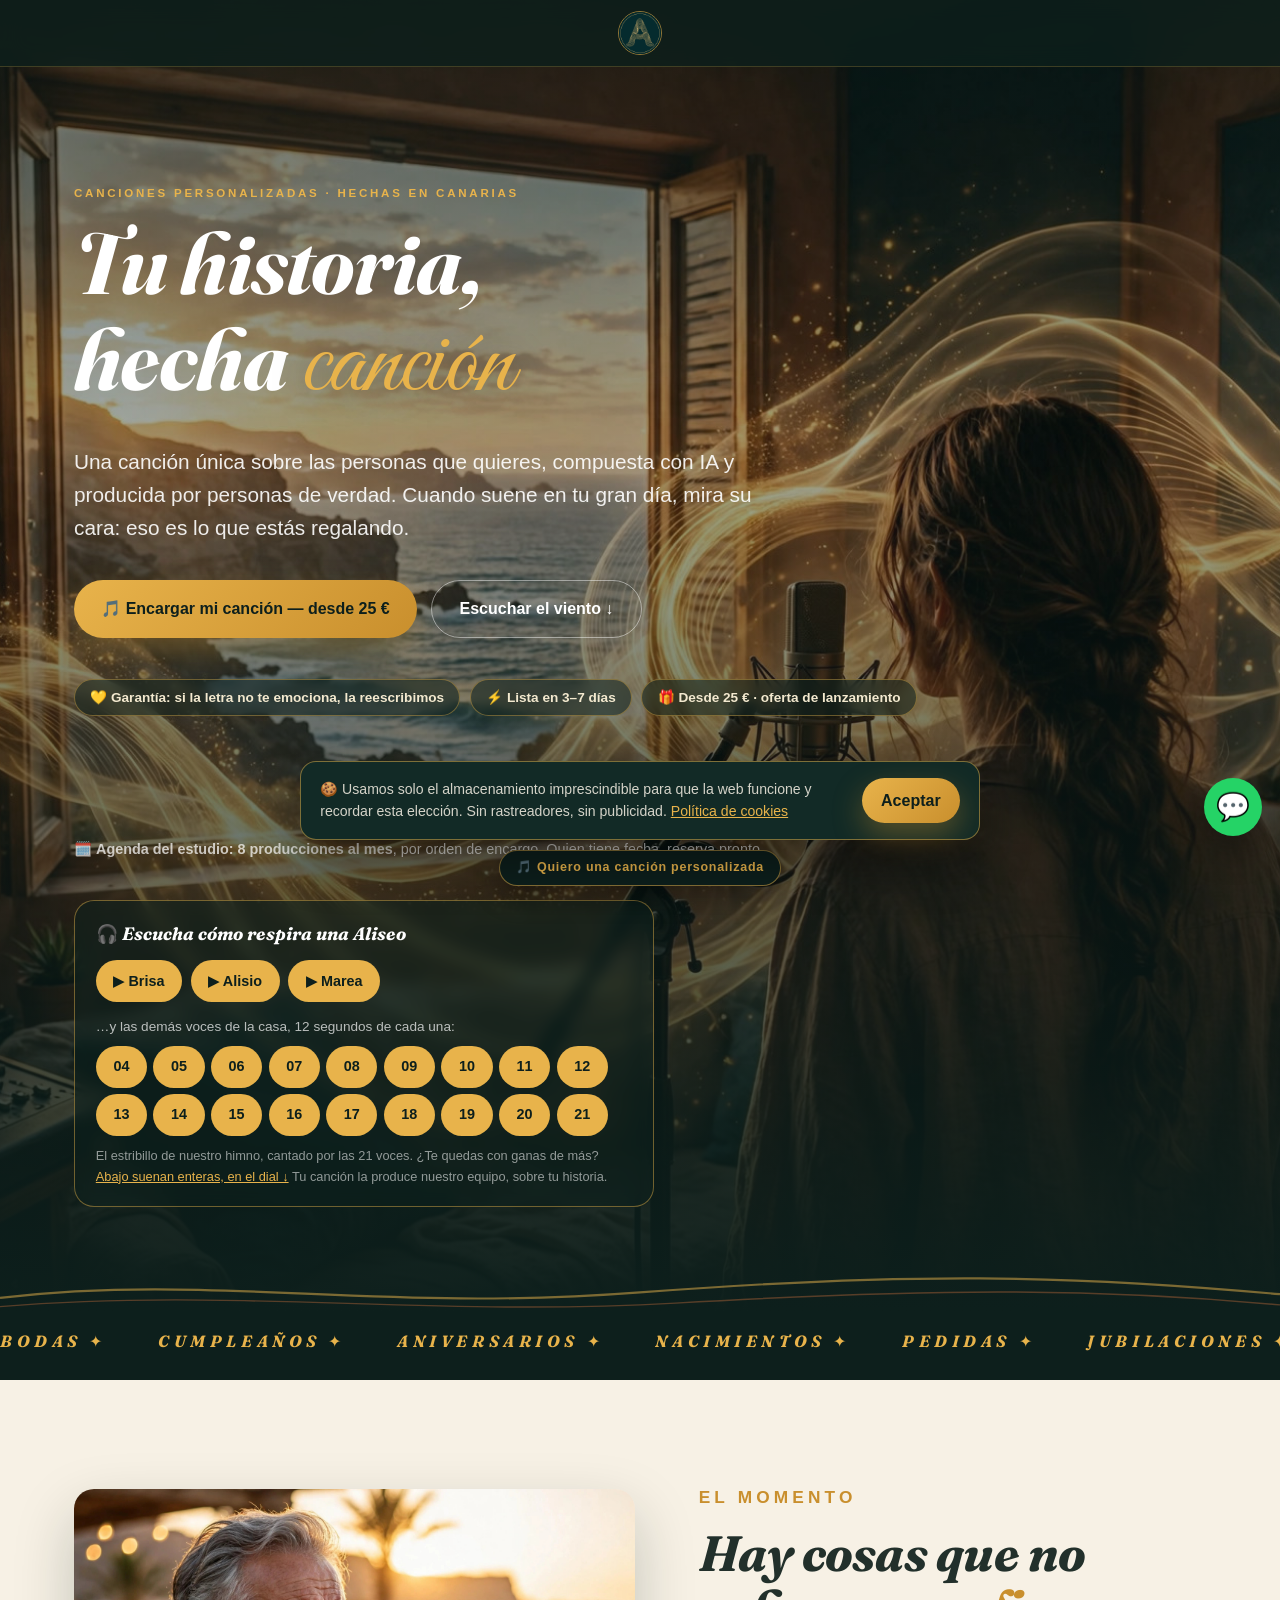
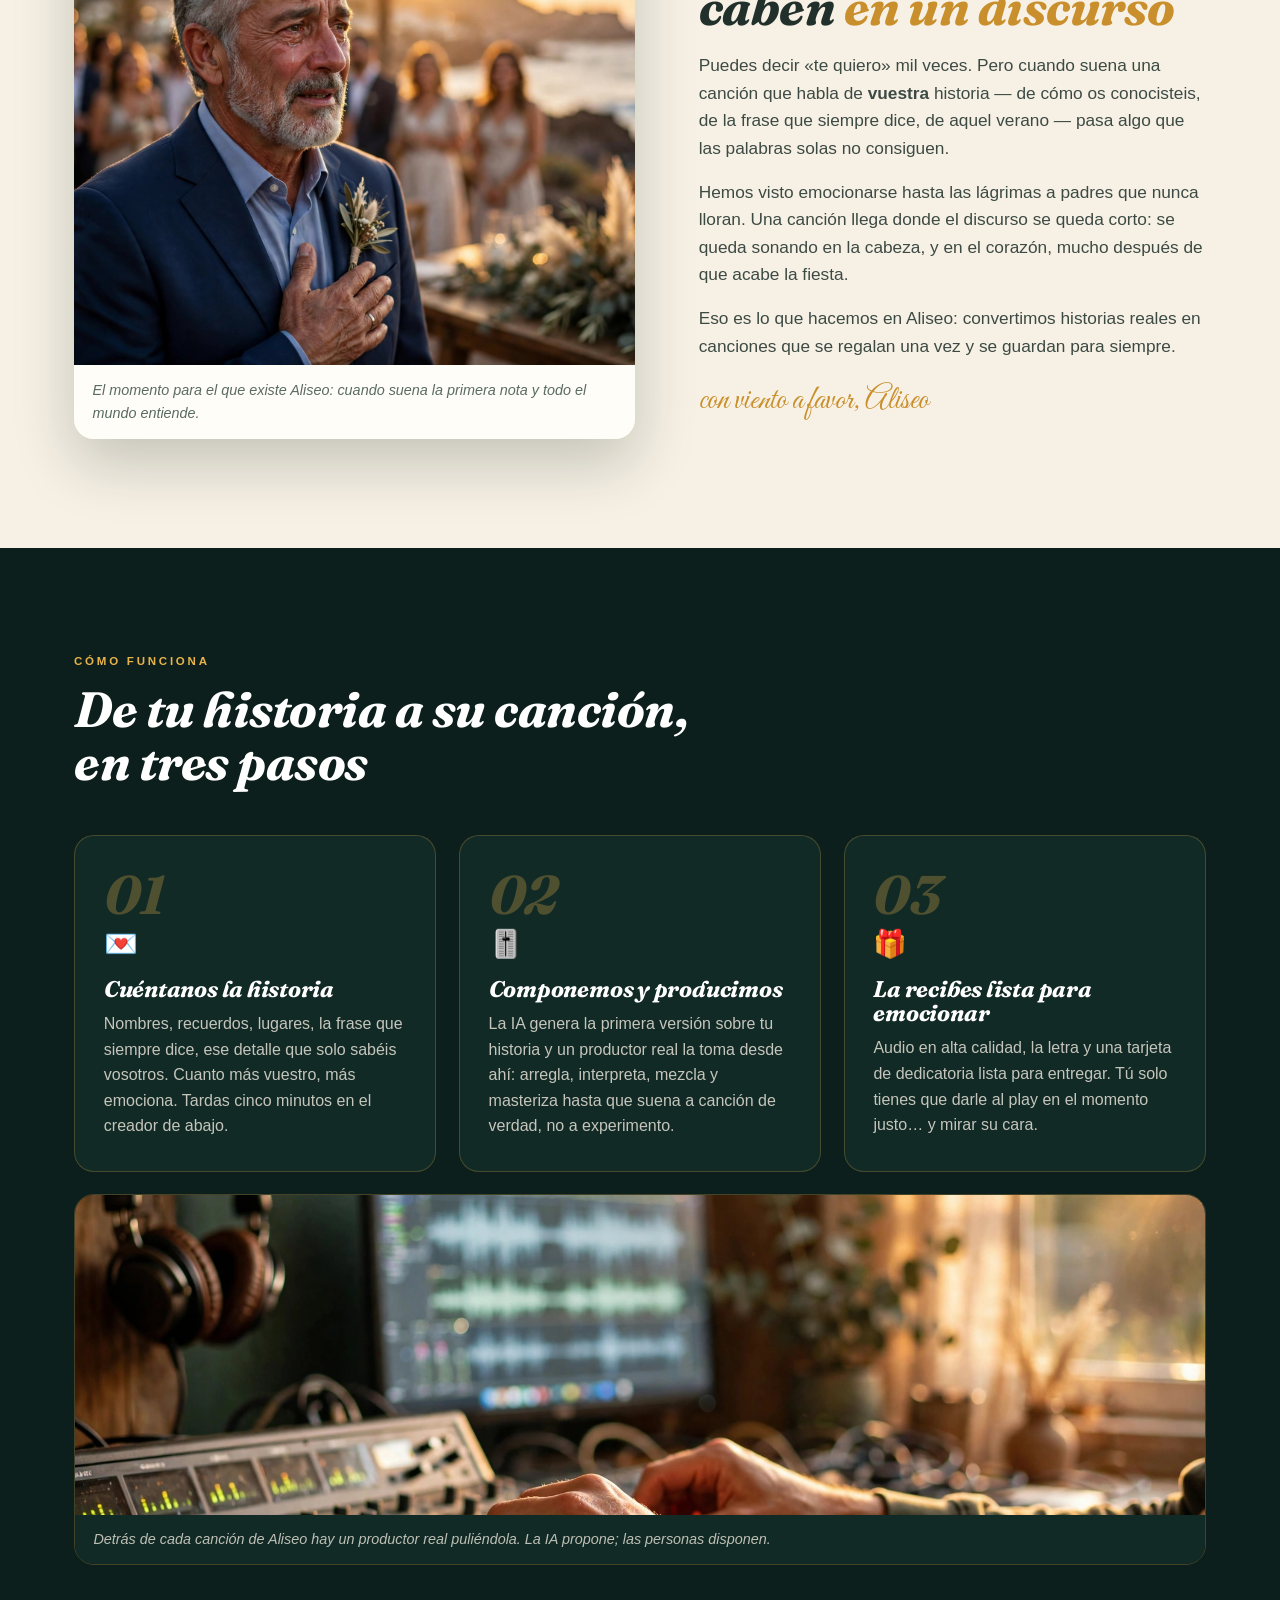
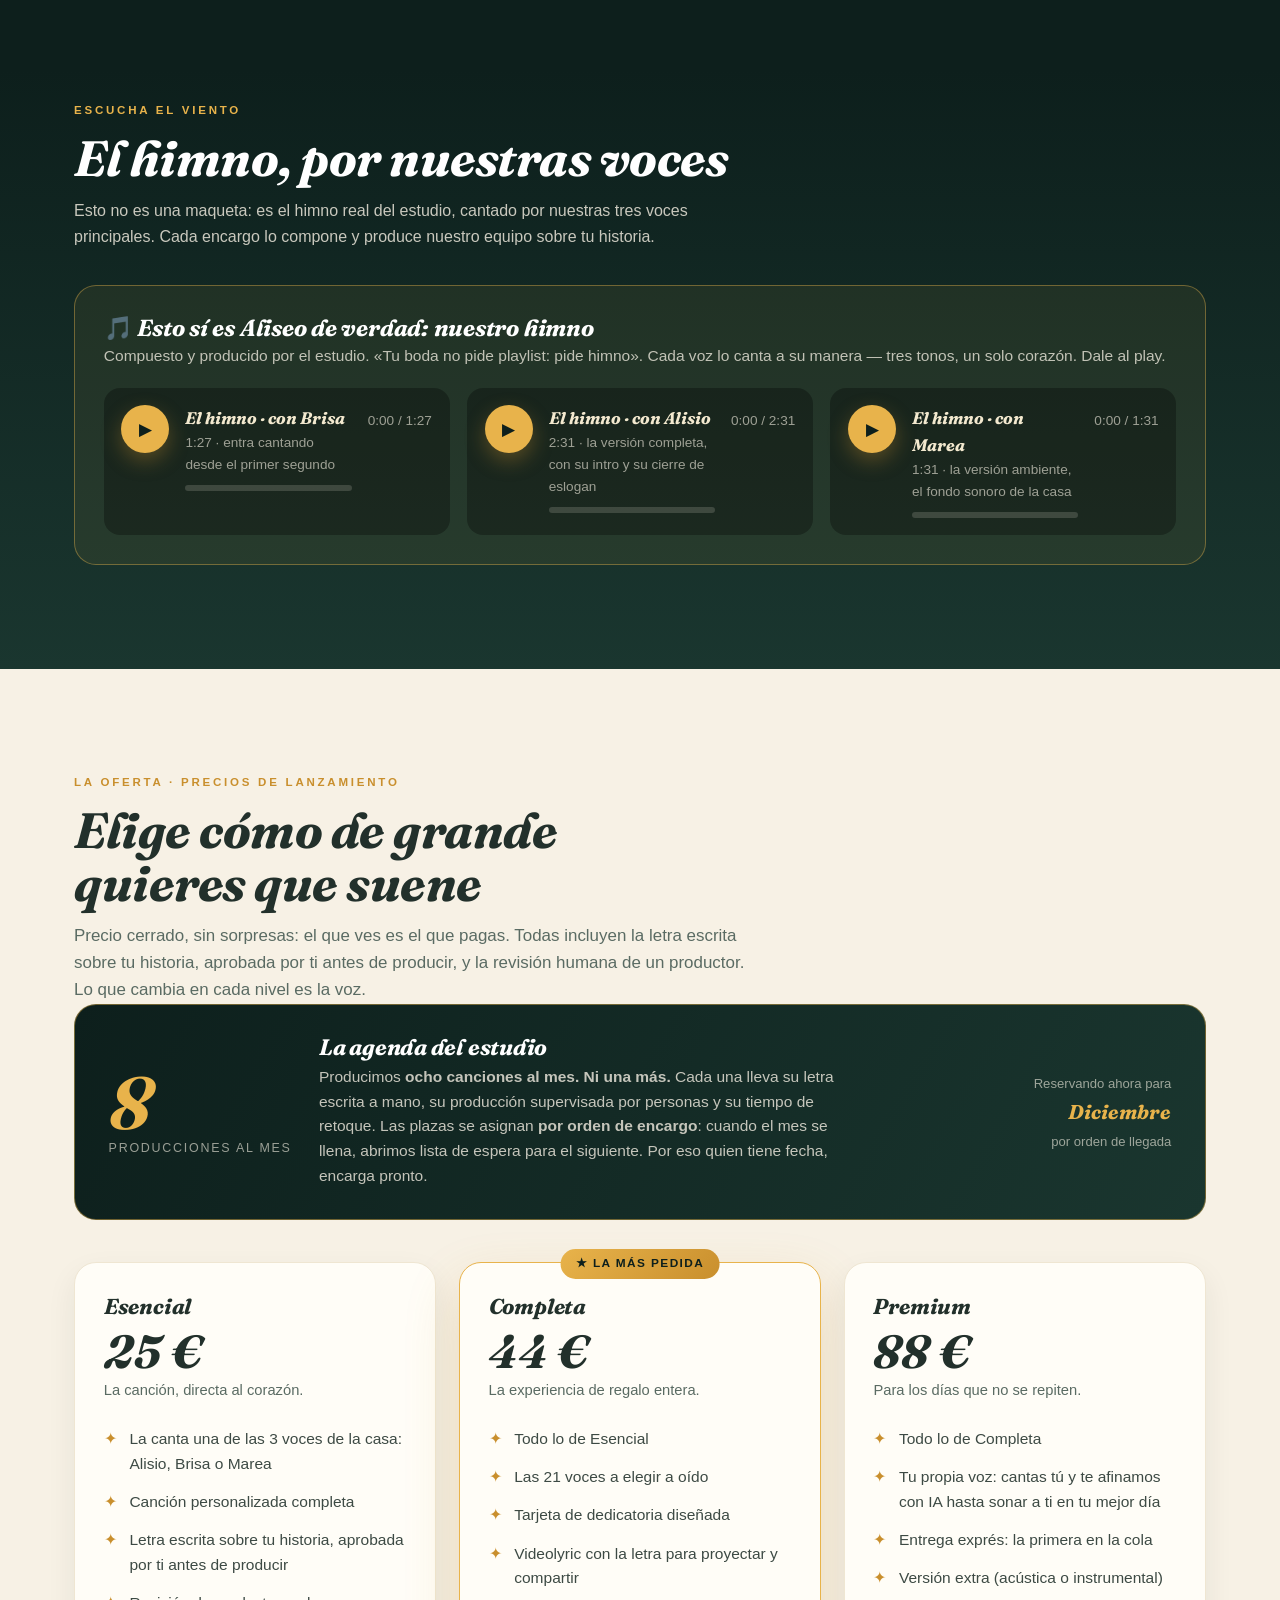
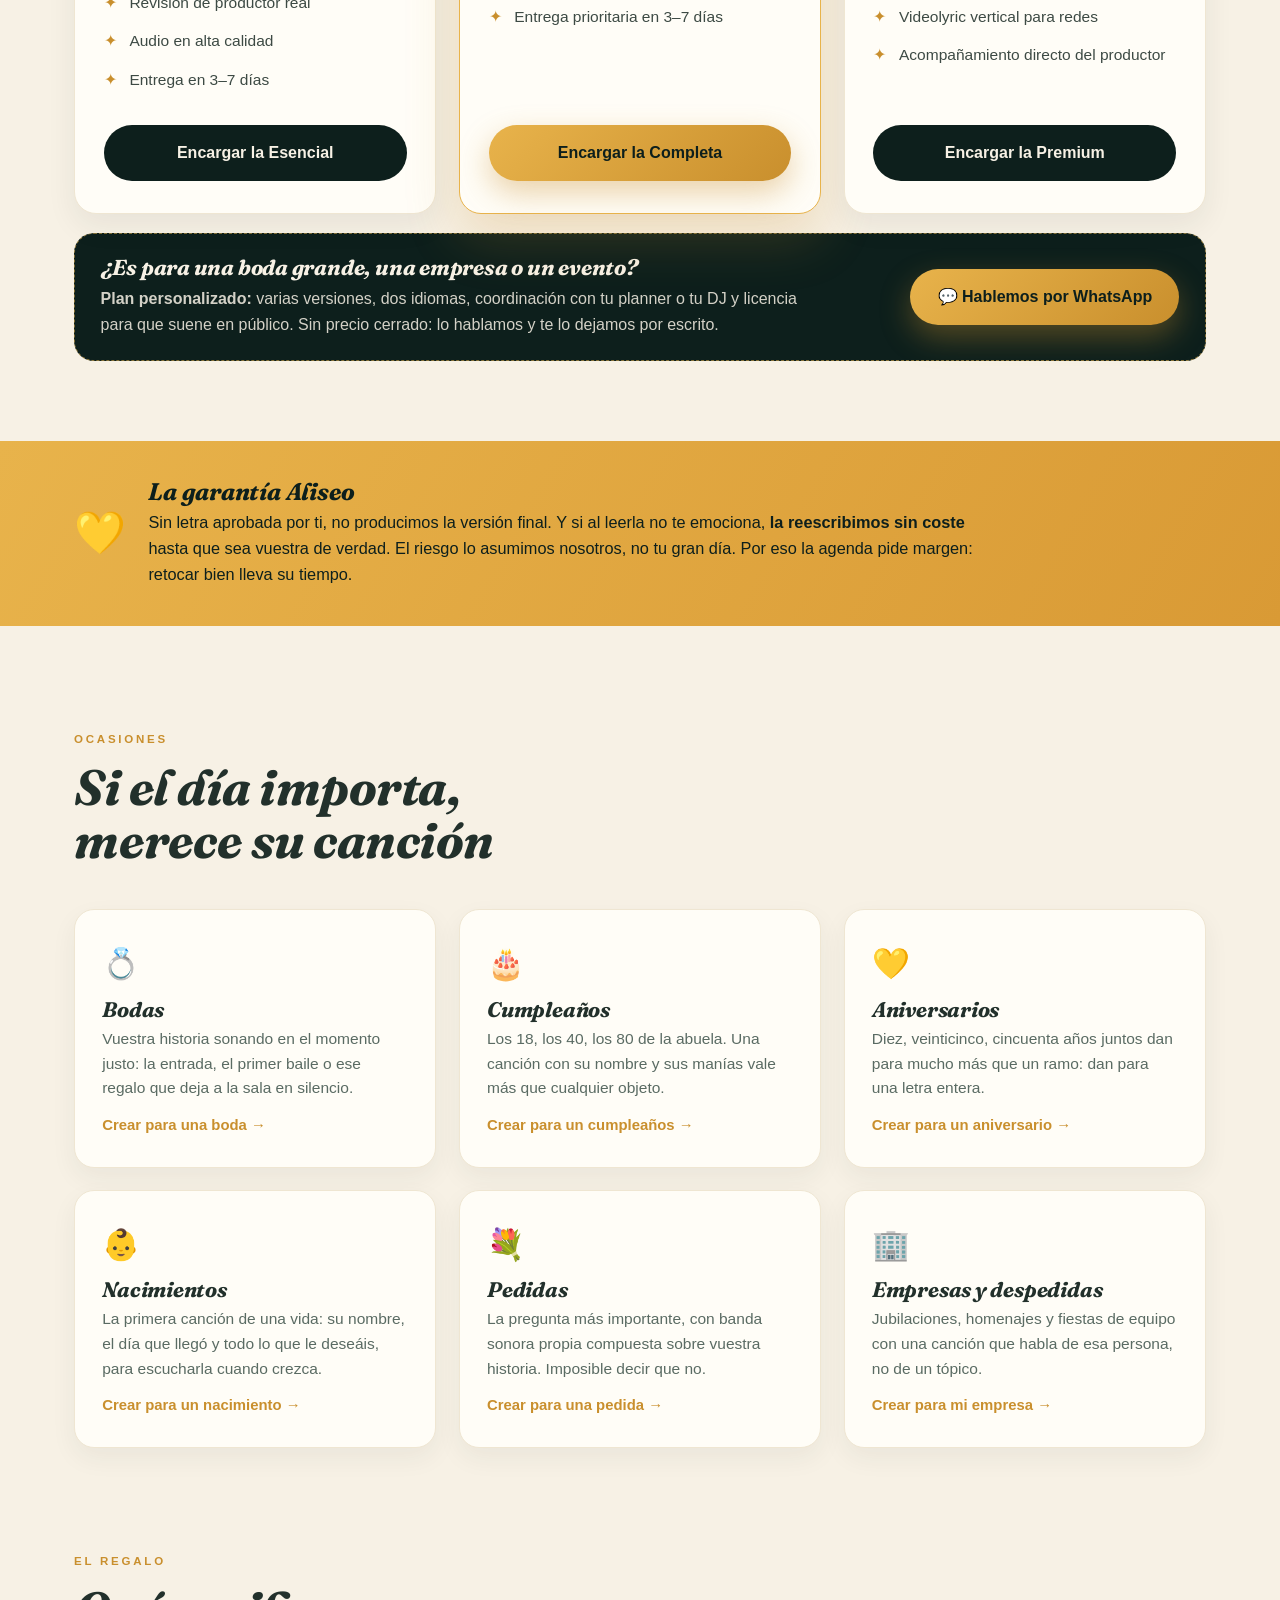
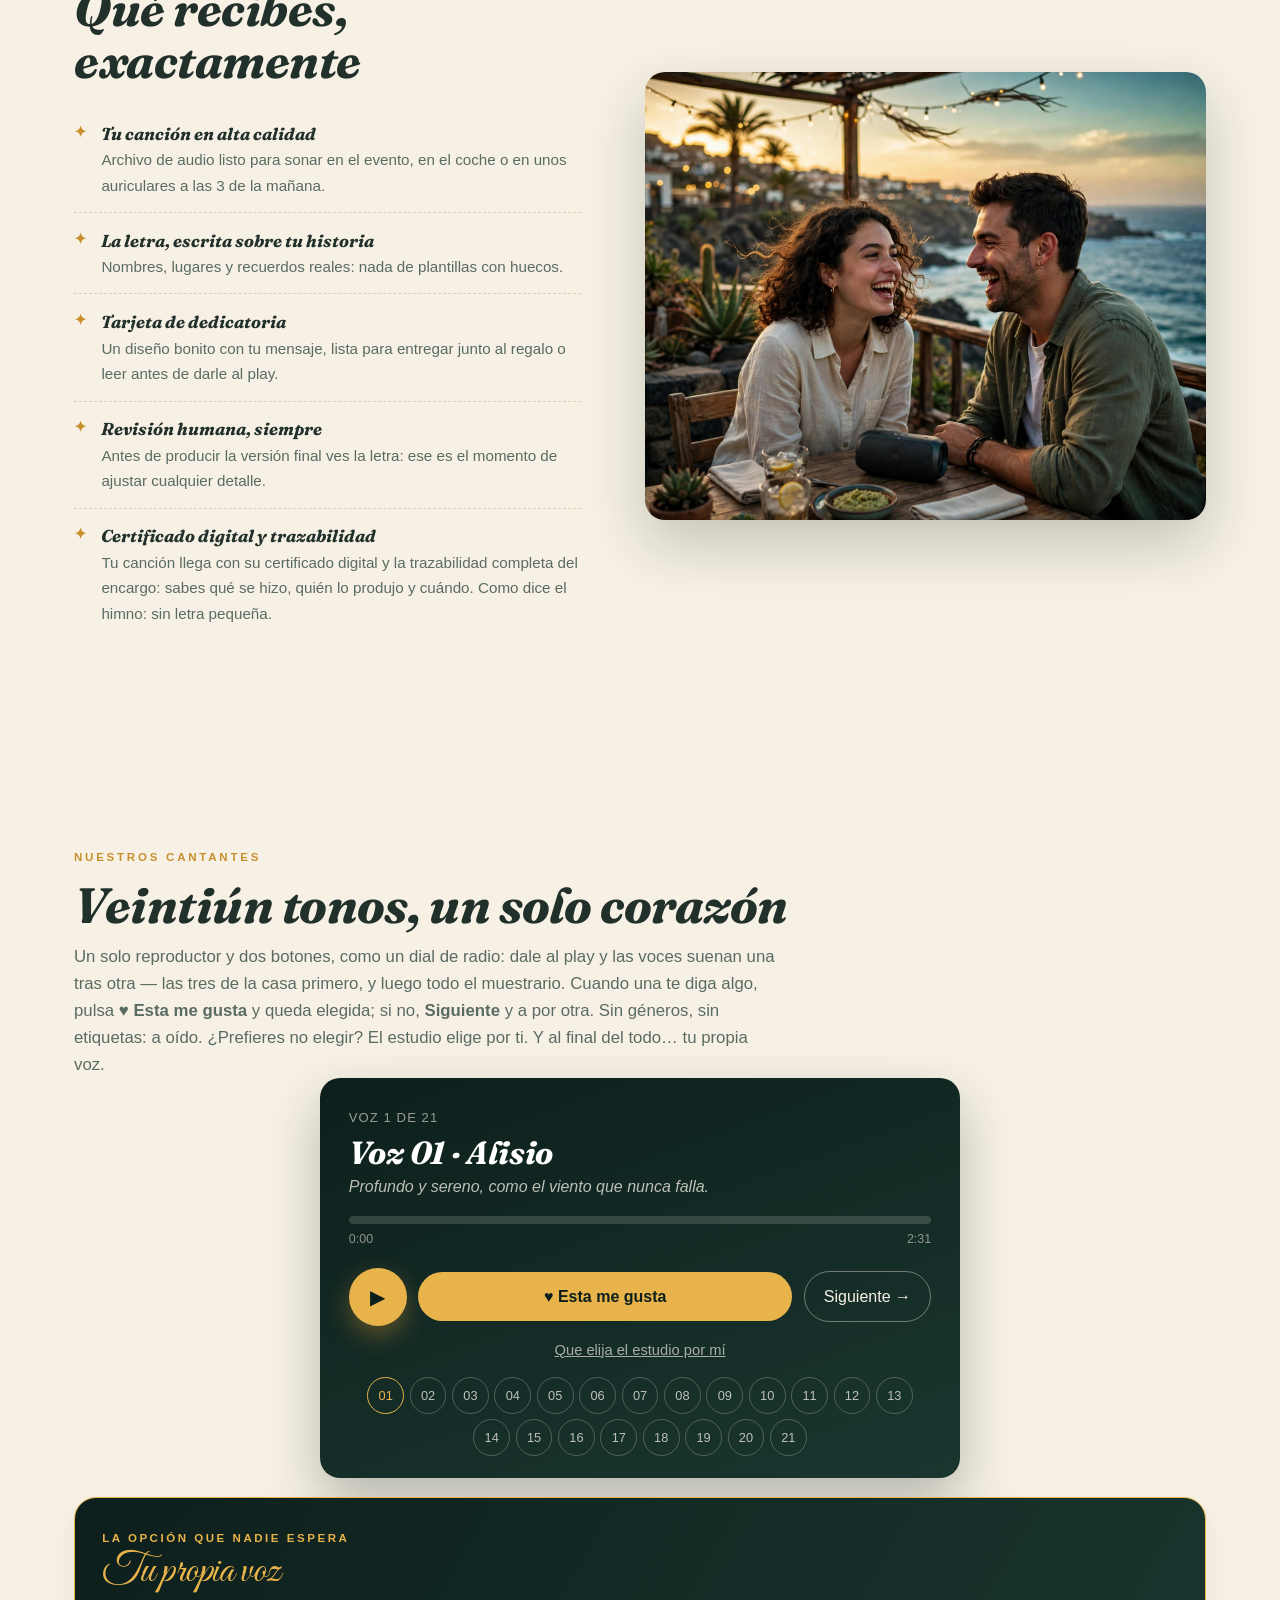
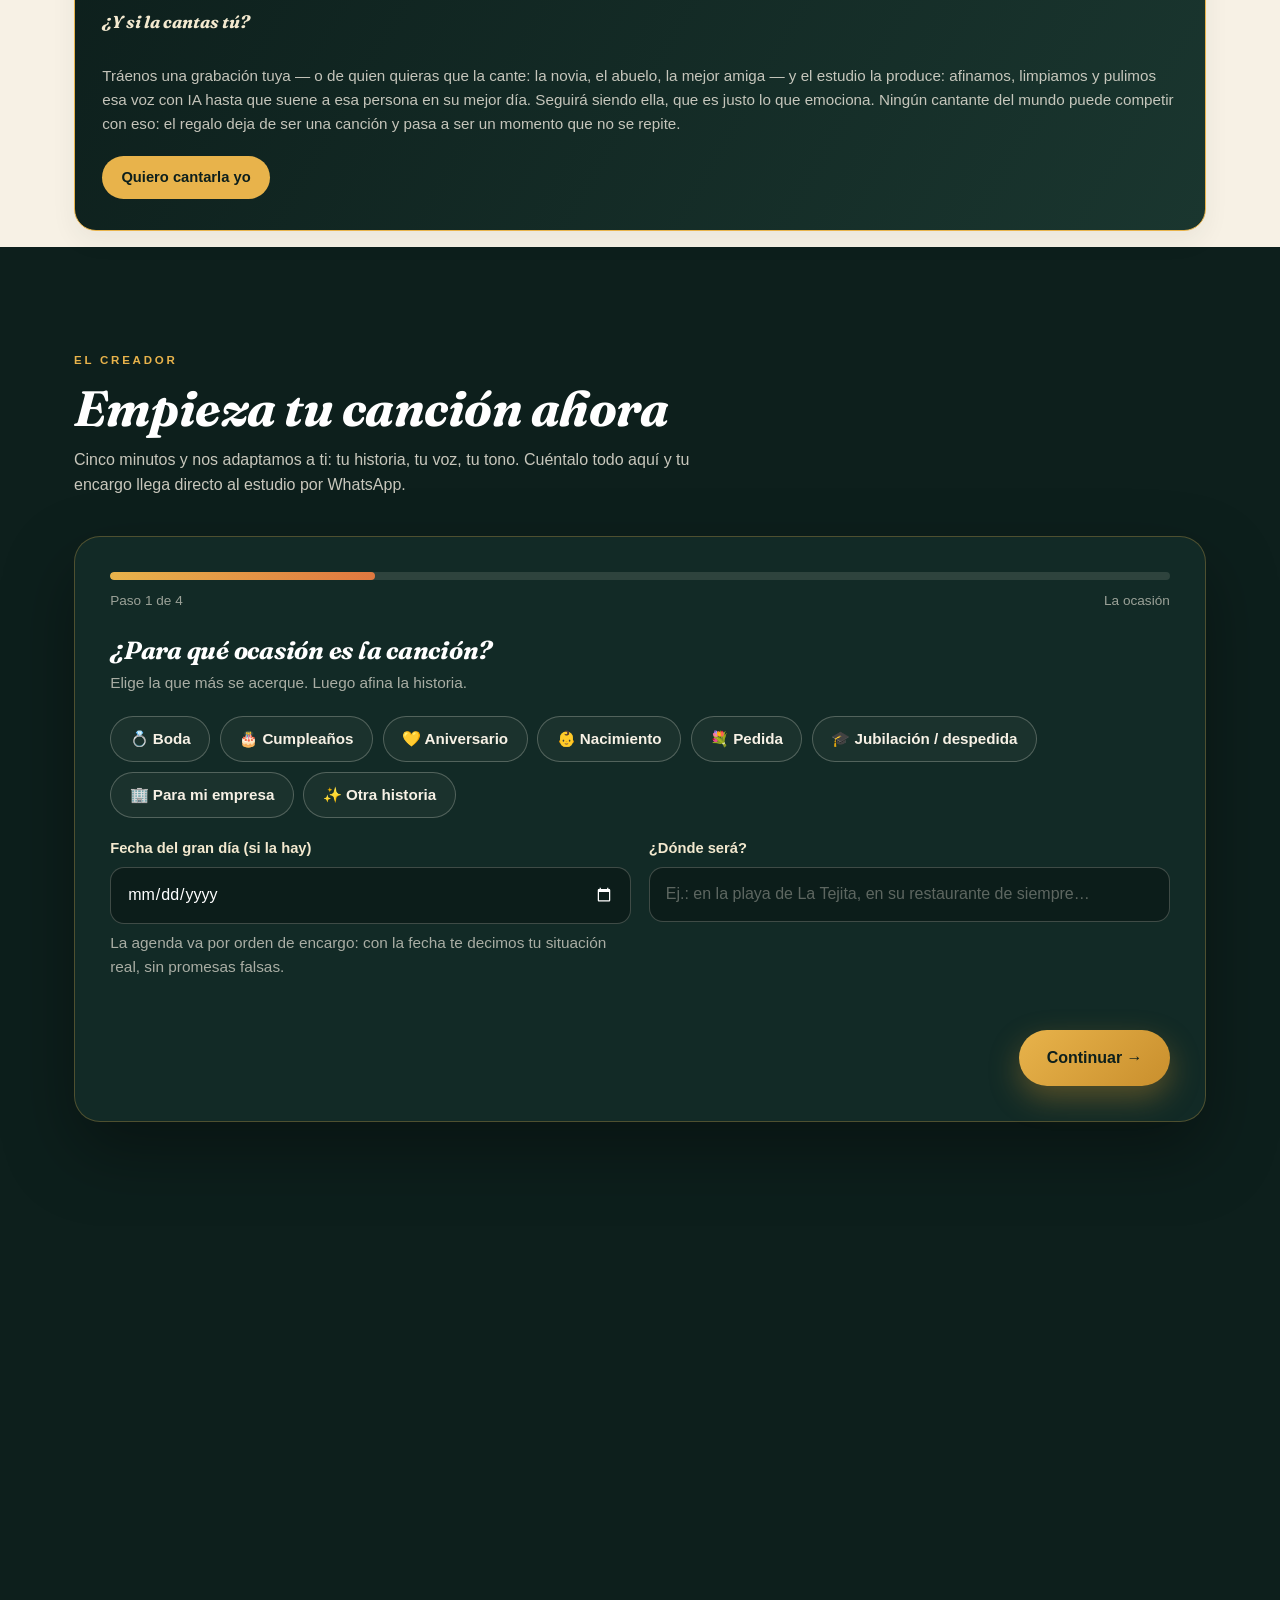
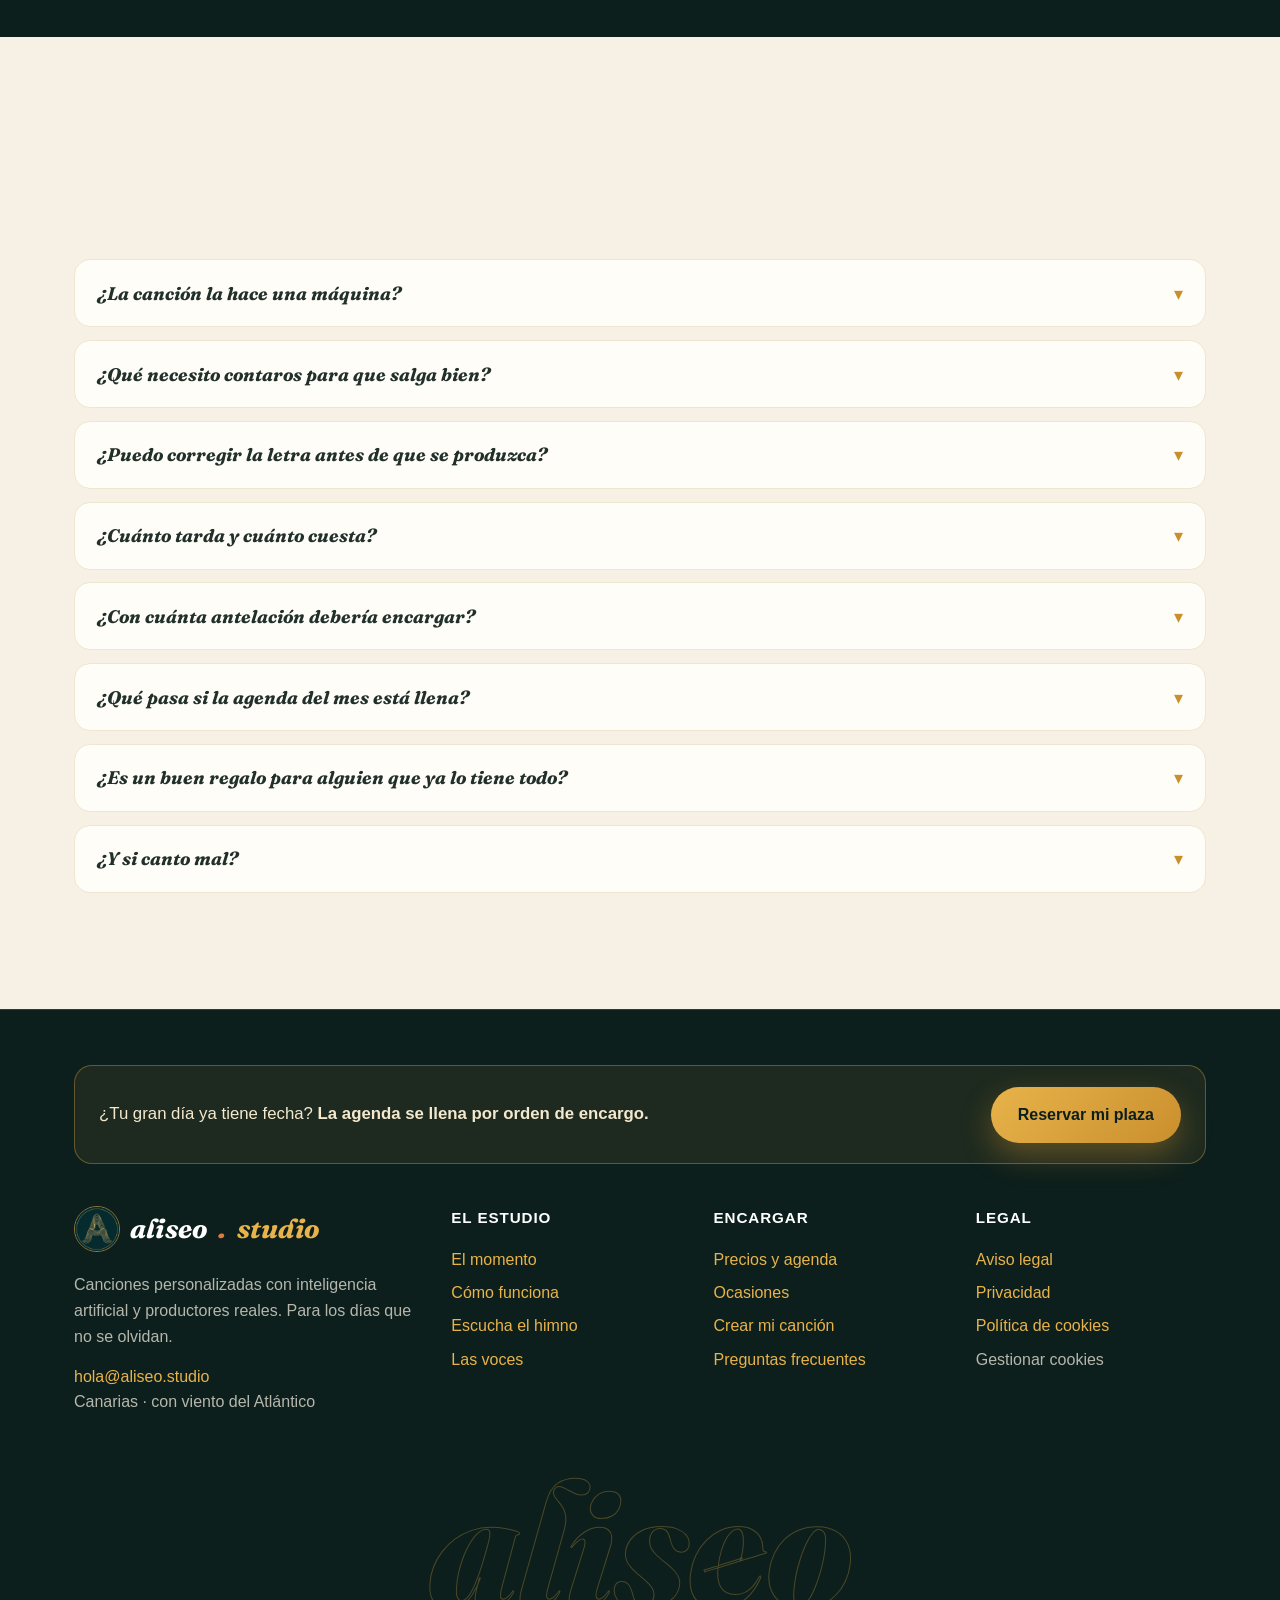
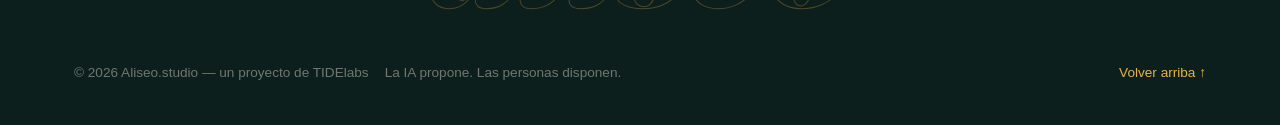
<file: index.html>
<!DOCTYPE html>
<html lang="es">
<head>
<meta charset="UTF-8">
<meta name="viewport" content="width=device-width, initial-scale=1.0">
<title>Aliseo.studio — Tu historia, hecha canción · Regalos originales y personalizados</title>
<meta name="description" content="Un regalo original de verdad: una canción única escrita sobre vuestra historia. Canciones personalizadas para bodas, cumpleaños y aniversarios, con 21 voces a elegir a oído y productores reales. Desde 25 €.">
<meta property="og:title" content="Aliseo.studio — Tu historia, hecha canción · Regalos originales">
<meta property="og:description" content="Un regalo original y único: una canción escrita sobre vuestra historia, con la voz que elijas a oído entre 21. IA que compone, productores reales que emocionan.">
<meta property="og:type" content="website">
<link rel="canonical" href="https://aliseo.studio/">
<meta name="robots" content="index, follow, max-image-preview:large, max-snippet:-1">
<meta property="og:url" content="https://aliseo.studio/">
<meta property="og:site_name" content="Aliseo.studio">
<meta property="og:locale" content="es_ES">
<meta property="og:image" content="https://aliseo.studio/img-gen/hero.jpg">
<meta name="twitter:card" content="summary_large_image">
<meta name="twitter:title" content="Aliseo.studio — Tu historia, hecha canción · Regalos originales">
<meta name="twitter:description" content="Un regalo original: tu historia, hecha canción. 21 voces a elegir a oído, productores reales, solo 8 producciones al mes. Desde 25 €.">
<meta name="twitter:image" content="https://aliseo.studio/img-gen/hero.jpg">
<script type="application/ld+json">
{"@context":"https://schema.org","@graph":[{"@type":"Organization","@id":"https://aliseo.studio/#org","name":"Aliseo.studio","url":"https://aliseo.studio/","logo":"https://aliseo.studio/brand/mark-web.jpg","email":"hola@aliseo.studio","description":"Estudio de canciones personalizadas creadas con inteligencia artificial y producidas por personas. Un proyecto de TIDElabs en Canarias.","address":{"@type":"PostalAddress","addressRegion":"Canarias","addressCountry":"ES"}},{"@type":"WebSite","@id":"https://aliseo.studio/#web","url":"https://aliseo.studio/","name":"Aliseo.studio","inLanguage":"es","publisher":{"@id":"https://aliseo.studio/#org"}},{"@type":"Service","@id":"https://aliseo.studio/#servicio","name":"Canciones personalizadas por encargo","serviceType":"Composición y producción musical personalizada","provider":{"@id":"https://aliseo.studio/#org"},"areaServed":"ES","description":"Un regalo original y personalizado: canciones únicas escritas sobre la historia del cliente para bodas, cumpleaños, aniversarios, pedidas y homenajes. Eliges la voz a oído entre las 21 del catálogo, escuchando su canción y sin etiquetas; también es posible producir con la voz del propio cliente. Agenda limitada a 8 producciones al mes, asignadas por orden de encargo, con lista de espera.","hasOfferCatalog":{"@type":"OfferCatalog","name":"Niveles de encargo","itemListElement":[{"@type":"Offer","name":"Esencial","price":"25","priceCurrency":"EUR","description":"La canción, directa al corazón: la canta una de las 3 voces de la casa (Alisio, Brisa o Marea), letra escrita sobre tu historia y aprobada por ti antes de producir, revisión de productor real."},{"@type":"Offer","name":"Completa","price":"44","priceCurrency":"EUR","description":"La experiencia de regalo entera: todo lo de Esencial y las 21 voces a elegir a oído, tarjeta de dedicatoria diseñada y videolyric con la letra."},{"@type":"Offer","name":"Premium","price":"88","priceCurrency":"EUR","description":"Para los días que no se repiten: todo lo de Completa y tu propia voz producida por el estudio — cantas tú y tu voz se afina y se pule con IA hasta sonar a ti en tu mejor día —, entrega exprés y versión extra (acústica o instrumental)."}]}},{"@type":"FAQPage","@id":"https://aliseo.studio/#faq","mainEntity":[{"@type":"Question","name":"¿La canción la hace una máquina?","acceptedAnswer":{"@type":"Answer","text":"La hace un equipo: la IA genera la primera versión sobre tu historia y un productor real la trabaja después — ajusta la letra, arregla, interpreta y mezcla hasta que suena a canción de verdad."}},{"@type":"Question","name":"¿Qué necesito contaros para que salga bien?","acceptedAnswer":{"@type":"Answer","text":"Nombres, cómo se conocieron o qué se celebra, dos o tres recuerdos concretos, algún lugar importante y esa frase o manía que todo el mundo reconoce. El creador de la web te guía en unos cinco minutos."}},{"@type":"Question","name":"¿Puedo corregir la letra antes de que se produzca?","acceptedAnswer":{"@type":"Answer","text":"Sí: antes de producir la versión final te enseñamos la letra para ajustar nombres, fechas y detalles. Sin letra aprobada por ti, no producimos."}},{"@type":"Question","name":"¿Cuánto tarda y cuánto cuesta?","acceptedAnswer":{"@type":"Answer","text":"Esencial 25 €, Completa 44 € y Premium 88 €, precios cerrados. La diferencia es la voz: las 3 de la casa, las 21 del catálogo o tu propia voz. Producimos 8 canciones al mes por orden de encargo; una vez tu plaza entra en el estudio, la producción tarda de 3 a 7 días."}},{"@type":"Question","name":"¿Con cuánta antelación debería encargar?","acceptedAnswer":{"@type":"Answer","text":"Con toda la posible: las 8 plazas mensuales se asignan por orden de encargo y el margen permite retocar la letra sin correr."}},{"@type":"Question","name":"¿Qué pasa si la agenda del mes está llena?","acceptedAnswer":{"@type":"Answer","text":"Entras en la lista de espera del mes siguiente, en tu orden, sin pagar nada por estar en ella: solo pagas cuando tu producción entra en agenda."}},{"@type":"Question","name":"¿Es un buen regalo para alguien que ya lo tiene todo?","acceptedAnswer":{"@type":"Answer","text":"Es el regalo que no se puede comprar dos veces: no es un objeto, es vuestra historia cantada. No ocupa una estantería ni caduca: se escucha, emociona y se guarda para siempre. Por eso funciona en las bodas, cumpleaños y aniversarios donde ya no sabes qué regalar."}},{"@type":"Question","name":"¿Y si canto mal?","acceptedAnswer":{"@type":"Answer","text":"Entonces eres de los nuestros. Grabas con el móvil, sin vergüenza, y el estudio hace su parte: afinamos, limpiamos y pulimos tu voz con producción e IA hasta que suenes a ti en tu mejor día. No te convertiremos en otra persona: seguirás siendo tú, que es justo lo que emociona a quien la recibe. Y si una grabación no diera para canción, te lo diríamos antes de cobrarte nada y te propondríamos un plan B."}}]}]}
</script>
<meta name="theme-color" content="#0D1F1C">
<link rel="icon" type="image/png" href="brand/favicon.png">
<style>@font-face{font-family:'Fraunces';font-style:italic;font-weight:700;font-display:swap;src:url([data-uri]) format('woff2');}
@font-face{font-family:'Great Vibes';src:url([data-uri]) format('woff2');font-weight:400;font-display:swap}</style>
<style>
:root{
  --night:#0D1F1C; --night2:#122A26; --night3:#1A362F;
  --cream:#F7F1E5; --cream2:#EFE6D2; --paper:#FFFDF7;
  --gold:#E8B34B; --gold2:#C98F2D; --terra:#E07840;
  --ink:#22302B; --ink-soft:#5A6B63;
  --serif:'Fraunces',Georgia,serif; --script:'Great Vibes',cursive;
  --sans:-apple-system,'Segoe UI',Roboto,'Helvetica Neue',Arial,sans-serif;
  --rad:20px; --shadow:0 24px 60px rgba(13,31,28,.22);
}
*{margin:0;padding:0;box-sizing:border-box}
html{scroll-behavior:smooth}
body{font-family:var(--sans);color:var(--ink);background:var(--cream);line-height:1.6;-webkit-font-smoothing:antialiased}
img{max-width:100%;display:block}
section{scroll-margin-top:84px}
::selection{background:var(--gold);color:var(--night)}
h1,h2,h3{font-family:var(--serif);font-weight:560;line-height:1.08;letter-spacing:-.01em}
.script{font-family:var(--script);font-weight:400;color:var(--gold2)}
.kicker{text-transform:uppercase;letter-spacing:.24em;font-size:.72rem;font-weight:700}
.wrap{max-width:1180px;margin:0 auto;padding:0 24px}
.btn{display:inline-flex;align-items:center;gap:.55rem;border:none;cursor:pointer;font:inherit;font-weight:700;border-radius:999px;padding:.95rem 1.7rem;font-size:1rem;transition:transform .18s ease,box-shadow .18s ease;text-decoration:none}
.btn:active{transform:scale(.97)}
.btn-gold{background:linear-gradient(135deg,var(--gold),var(--gold2));color:var(--night);box-shadow:0 12px 30px rgba(201,143,45,.38)}
.btn-gold:hover{transform:translateY(-2px)}
.btn-ghost{background:transparent;color:#fff;border:1.5px solid rgba(255,255,255,.45)}
.btn-ghost:hover{border-color:var(--gold);color:var(--gold)}
.btn-dark{background:var(--night);color:var(--cream)}
.btn[disabled]{opacity:.45;pointer-events:none}
.rv{opacity:0;transform:translateY(26px);transition:opacity .8s ease,transform .8s cubic-bezier(.2,.7,.3,1)}
.rv.on{opacity:1;transform:none}
/* ---------- topbar ---------- */
.topbar{position:fixed;inset:0 0 auto 0;z-index:60;background:rgba(13,31,28,.82);backdrop-filter:blur(12px);border-bottom:1px solid rgba(232,179,75,.22)}
.topbar .wrap{display:flex;align-items:center;justify-content:center;height:66px}
.logo{font-family:var(--serif);font-size:1.42rem;color:#fff;text-decoration:none;letter-spacing:.01em;display:inline-flex;align-items:center;gap:.62rem}
.logo .mark{width:39px;height:39px;border-radius:50%;object-fit:cover;border:1.5px solid rgba(232,179,75,.6);flex:none}
.topbar .logo .mark{width:44px;height:44px}
footer .logo .mark{width:46px;height:46px}
.logo b{color:var(--gold);font-weight:560}
.logo .dot{color:var(--terra)}
.nav{display:flex;gap:2rem}
.nav a{color:rgba(255,255,255,.82);text-decoration:none;font-size:.94rem;font-weight:600}
.nav a:hover{color:var(--gold)}
.topbar .btn{padding:.6rem 1.25rem;font-size:.92rem}
@media(max-width:820px){.nav{display:none}}
/* ---------- hero ---------- */
.hero{position:relative;background:var(--night);color:#fff;overflow:hidden}
.hero-bg{position:absolute;inset:0;background:url('img-gen/hero.jpg') center/cover no-repeat;opacity:.94}
.hero-shade{position:absolute;inset:0;background:linear-gradient(180deg,rgba(13,31,28,.62) 0%,rgba(13,31,28,.34) 34%,rgba(13,31,28,.66) 74%,var(--night) 100%)}
.hero .wrap{position:relative;z-index:2;padding:11.5rem 24px 6.5rem;max-width:1180px}
.hero .kicker{color:var(--gold)}
.hero h1{font-size:clamp(2.9rem,7.4vw,5.4rem);max-width:12.5em;margin:.9rem 0 0;text-wrap:balance}
.hero h1 .script{font-size:1.22em;color:var(--gold);text-shadow:0 4px 34px rgba(0,0,0,.35)}
.hero p.sub{font-size:clamp(1.06rem,2vw,1.3rem);color:rgba(255,255,255,.9);max-width:34em;margin-top:1.3rem}
.hero-ctas{display:flex;gap:.9rem;flex-wrap:wrap;margin-top:2.2rem}
.hero-badges{display:flex;gap:.6rem;flex-wrap:wrap;margin-top:2.6rem}
.hbadge{display:inline-flex;align-items:center;gap:.45rem;background:rgba(13,31,28,.55);border:1px solid rgba(232,179,75,.4);color:#F3E9CF;border-radius:999px;padding:.42rem .95rem;font-size:.85rem;font-weight:600;backdrop-filter:blur(6px)}
.windline{position:absolute;left:0;right:0;bottom:-6px;z-index:2;opacity:.5}
/* ---------- marquee ---------- */
.marquee{background:var(--night);color:var(--gold);overflow:hidden;padding:1.05rem 0 1.6rem}
.marquee-track{display:flex;gap:3.2rem;width:max-content;animation:mq 30s linear infinite;font-family:var(--serif);font-size:1.02rem;letter-spacing:.28em;white-space:nowrap}
@keyframes mq{to{transform:translateX(-50%)}}
@media(prefers-reduced-motion:reduce){.marquee-track{animation:none}.rv{transition:none;opacity:1;transform:none}}
/* ---------- momento ---------- */
.momento{background:var(--cream);padding:6.5rem 0}
.momento .grid{display:grid;grid-template-columns:1.05fr .95fr;gap:4rem;align-items:center}
@media(max-width:900px){.momento .grid{grid-template-columns:1fr}}
.momento figure{border-radius:var(--rad);overflow:hidden;box-shadow:var(--shadow);transform:rotate(-1.2deg)}
.momento figure img{aspect-ratio:4/3.4;object-fit:cover;width:100%}
.momento figcaption{background:var(--paper);padding:.85rem 1.15rem;font-size:.9rem;color:var(--ink-soft);font-style:italic}
.momento h2{font-size:clamp(2rem,4.4vw,3.1rem);margin:.8rem 0 1.1rem}
.momento h2 em{font-style:italic;color:var(--gold2)}
.momento p{color:#3D4A44;font-size:1.08rem;margin-bottom:1rem;max-width:32em}
.momento .firma{font-family:var(--script);font-size:2rem;color:var(--gold2);margin-top:.6rem}
/* ---------- proceso ---------- */
.proceso{background:var(--night);color:var(--cream);padding:6.5rem 0}
.proceso .kicker{color:var(--gold)}
.proceso h2{font-size:clamp(2rem,4.4vw,3.1rem);margin:.8rem 0 2.8rem;color:#fff}
.pasos{display:grid;grid-template-columns:repeat(3,1fr);gap:1.4rem}
@media(max-width:900px){.pasos{grid-template-columns:1fr}}
.paso{background:var(--night2);border:1px solid rgba(232,179,75,.24);border-radius:var(--rad);padding:2rem 1.8rem;position:relative;overflow:hidden}
.paso .num{font-family:var(--serif);font-size:3.4rem;color:rgba(232,179,75,.28);line-height:1}
.paso h3{color:#fff;font-size:1.42rem;margin:.7rem 0 .6rem}
.paso p{color:rgba(247,241,229,.78);font-size:1rem}
.paso .ico{font-size:1.7rem}
.proceso .foto{margin-top:1.4rem;border-radius:var(--rad);overflow:hidden;border:1px solid rgba(232,179,75,.24)}
.proceso .foto img{width:100%;height:320px;object-fit:cover;object-position:center 38%}
.proceso .foto figcaption{background:var(--night2);color:rgba(247,241,229,.75);padding:.8rem 1.15rem;font-size:.9rem;font-style:italic}
/* ---------- escucha ---------- */
.escucha{background:linear-gradient(180deg,var(--night) 0%,var(--night3) 100%);color:var(--cream);padding:2rem 0 6.5rem}
.escucha .kicker{color:var(--gold)}
.escucha h2{font-size:clamp(2rem,4.4vw,3.1rem);color:#fff;margin:.8rem 0 .8rem}
.escucha .lead{color:rgba(247,241,229,.8);max-width:40em}
.moods{display:grid;grid-template-columns:repeat(3,1fr);gap:1.4rem;margin-top:2.4rem}
@media(max-width:900px){.moods{grid-template-columns:1fr}}
.mood{background:rgba(247,241,229,.05);border:1px solid rgba(232,179,75,.26);border-radius:var(--rad);padding:1.7rem 1.6rem;transition:border-color .2s,background .2s}
.mood.playing{border-color:var(--gold);background:rgba(232,179,75,.09)}
.mood h3{color:#fff;font-size:1.3rem}
.mood p{color:rgba(247,241,229,.72);font-size:.95rem;margin:.45rem 0 1.1rem}
.playbtn{display:inline-flex;align-items:center;gap:.6rem;background:var(--gold);color:var(--night);border:none;cursor:pointer;font:inherit;font-weight:800;border-radius:999px;padding:.68rem 1.35rem;font-size:.95rem}
.playbtn:hover{background:#F2C66D}

.track{display:flex;gap:1rem;align-items:flex-start}
.tplay{flex:none;width:48px;height:48px;border-radius:50%;border:none;background:var(--gold);color:var(--night);font-size:1.05rem;cursor:pointer;display:flex;align-items:center;justify-content:center;box-shadow:0 8px 20px rgba(201,143,45,.35);transition:transform .15s,background .15s}
.tplay:hover{background:#F2C66D;transform:scale(1.05)}
.track .tinfo{flex:1;min-width:0}
.tbar{height:6px;background:rgba(247,241,229,.16);border-radius:99px;margin-top:.55rem;cursor:pointer;overflow:hidden}
.tfill{height:100%;width:0%;background:linear-gradient(90deg,var(--gold),#F2C66D);border-radius:99px}
.ttime{font-size:.78rem;color:rgba(247,241,229,.55);white-space:nowrap;padding-top:.3rem}
.track.playing{outline:1px solid rgba(232,179,75,.55)}
.track audio{display:none}
.eq{display:inline-flex;gap:3px;align-items:flex-end;height:15px;margin-left:.55rem;vertical-align:-1px}
.eq i{width:3.5px;height:5px;background:var(--gold);border-radius:2px}
.mood.playing .eq i{animation:eqB .8s ease-in-out infinite}
.mood.playing .eq i:nth-child(2){animation-delay:.18s}.mood.playing .eq i:nth-child(3){animation-delay:.36s}.mood.playing .eq i:nth-child(4){animation-delay:.1s}
@keyframes eqB{0%,100%{height:5px}50%{height:15px}}
.singer .genre{display:inline-block;margin-top:.55rem;background:rgba(201,143,45,.15);color:var(--gold2);font-weight:700;font-size:.8rem;border-radius:999px;padding:.28rem .8rem}
.agenda{display:flex;gap:1.7rem;align-items:center;background:linear-gradient(120deg,var(--night) 0%,var(--night3) 100%);color:var(--cream);border:1px solid rgba(232,179,75,.45);border-radius:22px;padding:1.9rem 2.1rem;margin-bottom:2.6rem;flex-wrap:wrap}
.agenda .num8{font-family:var(--serif);font-size:4.6rem;line-height:.9;color:var(--gold)}
.agenda .num8 small{display:block;font-family:var(--sans);font-size:.78rem;letter-spacing:.14em;color:rgba(247,241,229,.6);margin-top:.4rem}
.agenda h3{color:#fff;font-size:1.4rem;margin-bottom:.35rem}
.agenda p{color:rgba(247,241,229,.78);font-size:.97rem;max-width:34em}
.agenda .ames{margin-left:auto;text-align:right}
.agenda .ames b{display:block;font-family:var(--serif);font-size:1.25rem;color:var(--gold);text-transform:capitalize}
.agenda .ames span{font-size:.82rem;color:rgba(247,241,229,.6)}
@media(max-width:760px){.agenda .ames{margin-left:0;text-align:left}}
.hero-agenda{margin-top:1.1rem;font-size:.9rem;color:rgba(255,255,255,.72)}
.himno{background:rgba(232,179,75,.07);border:1px solid rgba(232,179,75,.4);border-radius:22px;padding:1.8rem;margin-top:2.2rem}
.himno h3{color:#fff;font-size:1.45rem;margin-bottom:.3rem}
.himno p{color:rgba(247,241,229,.75);font-size:.97rem}
.himno .tracks{display:grid;grid-template-columns:repeat(3,1fr);gap:1.1rem;margin-top:1.2rem}
@media(max-width:900px){.himno .tracks{grid-template-columns:1fr}}
.track{background:rgba(0,0,0,.3);border-radius:16px;padding:1.05rem 1.1rem}
.track b{display:block;color:#F3E9CF;font-family:var(--serif);font-weight:560;font-size:1.05rem}
.track span{font-size:.85rem;color:rgba(247,241,229,.6);display:block;margin-bottom:.6rem}
.track audio{width:100%;height:38px}
.wavebox{margin-top:1.6rem;background:rgba(0,0,0,.28);border:1px solid rgba(232,179,75,.2);border-radius:var(--rad);padding:1.1rem 1.2rem}
#wave{width:100%;height:86px;display:block}
.wavenote{font-size:.85rem;color:rgba(247,241,229,.55);margin-top:.55rem}
/* ---------- ocasiones ---------- */
.ocasiones{background:var(--cream);padding:6.5rem 0}
.ocasiones .kicker{color:var(--gold2)}
.ocasiones h2{font-size:clamp(2rem,4.4vw,3.1rem);margin:.8rem 0 2.6rem}
.ocagrid{display:grid;grid-template-columns:repeat(3,1fr);gap:1.4rem}
@media(max-width:900px){.ocagrid{grid-template-columns:1fr 1fr}}
@media(max-width:600px){.ocagrid{grid-template-columns:1fr}}
.oca{background:var(--paper);border:1px solid var(--cream2);border-radius:var(--rad);padding:1.8rem 1.7rem;box-shadow:0 10px 26px rgba(34,48,43,.06);transition:transform .2s ease,box-shadow .2s ease}
.oca:hover{transform:translateY(-4px);box-shadow:0 18px 38px rgba(34,48,43,.12)}
.oca .ico{font-size:1.9rem}
.oca h3{font-size:1.32rem;margin:.6rem 0 .4rem}
.oca p{color:var(--ink-soft);font-size:.97rem}
.oca a{display:inline-block;margin-top:.8rem;color:var(--gold2);font-weight:700;text-decoration:none;font-size:.93rem}
.oca a:hover{text-decoration:underline}
/* ---------- regalo ---------- */
.regalo{background:var(--cream);padding:0 0 6.5rem}
.regalo .grid{display:grid;grid-template-columns:.95fr 1.05fr;gap:4rem;align-items:center}
@media(max-width:900px){.regalo .grid{grid-template-columns:1fr}}
.regalo figure{border-radius:var(--rad);overflow:hidden;box-shadow:var(--shadow);transform:rotate(1.1deg)}
.regalo figure img{aspect-ratio:4/3.2;object-fit:cover;width:100%}
.regalo h2{font-size:clamp(2rem,4.4vw,3rem);margin:.8rem 0 1.2rem}
.recibe{list-style:none;margin-top:.4rem}
.recibe li{display:flex;gap:.9rem;padding:.85rem 0;border-bottom:1px dashed #DCD0B4}
.recibe li:last-child{border-bottom:none}
.recibe .tic{color:var(--gold2);font-weight:900}
.recibe b{display:block;font-family:var(--serif);font-weight:560;font-size:1.08rem}
.recibe span{color:var(--ink-soft);font-size:.95rem}

/* ---------- cantantes ---------- */
.cantantes{background:var(--cream);padding:6.5rem 0 1rem}
.cantantes .kicker{color:var(--gold2)}
.cantantes h2{font-size:clamp(2rem,4.4vw,3.1rem);margin:.8rem 0 .7rem}
.cantantes .lead{color:var(--ink-soft);max-width:42em;font-size:1.05rem}
.singrid{display:grid;grid-template-columns:repeat(3,1fr);gap:1.4rem;margin-top:2.6rem}
@media(max-width:900px){.singrid{grid-template-columns:1fr 1fr}}
@media(max-width:600px){.singrid{grid-template-columns:1fr}}
.singer{background:var(--paper);border:1.5px solid var(--cream2);border-radius:22px;padding:1.9rem 1.7rem;box-shadow:0 10px 26px rgba(34,48,43,.06);display:flex;flex-direction:column;transition:transform .2s,box-shadow .2s}
.singer:hover{transform:translateY(-4px);box-shadow:0 18px 38px rgba(34,48,43,.12)}
.singer .viento{font-size:.72rem;letter-spacing:.22em;font-weight:800;color:var(--gold2);text-transform:uppercase}
.singer h3{font-family:var(--script);font-weight:400;font-size:2.6rem;color:var(--night);line-height:1.1;margin:.2rem 0}
.singer .trait{font-family:var(--serif);font-style:italic;font-size:1.08rem;color:#3D4A44}
.singer p{color:var(--ink-soft);font-size:.95rem;margin:.55rem 0 1.2rem}
.singer .srow{display:flex;gap:.55rem;flex-wrap:wrap;margin-top:auto}
.singer .elegir{background:var(--night);color:var(--cream);border:none;border-radius:999px;padding:.62rem 1.2rem;font:inherit;font-weight:700;font-size:.92rem;cursor:pointer;text-decoration:none;display:inline-flex;align-items:center}
.singer .elegir:hover{background:var(--night3);color:var(--gold)}
.singer .playbtn{padding:.58rem 1.05rem;font-size:.88rem}
.cantantes .nota{margin-top:1.6rem;font-size:.9rem;color:var(--ink-soft)}
.dial{background:linear-gradient(160deg,var(--night) 0%,var(--night3) 100%);color:var(--cream);border-radius:20px;padding:1.8rem 1.8rem 1.4rem;box-shadow:0 24px 54px rgba(13,31,28,.28);max-width:640px;margin:0 auto}
.dial-top{display:flex;justify-content:space-between;font-size:.82rem;letter-spacing:.08em;text-transform:uppercase;color:rgba(247,241,229,.6)}
#dialState{color:var(--gold);text-transform:none;letter-spacing:0;font-size:.9rem}
.dial h3{font-size:2rem;color:#fff;margin:.5rem 0 .2rem}
#dialTrait{color:rgba(247,241,229,.75);font-style:italic;margin:0 0 1rem}
.dial-bar{height:8px;background:rgba(247,241,229,.16);border-radius:99px;cursor:pointer;overflow:hidden}
.dial-fill{height:100%;width:0%;background:linear-gradient(90deg,var(--gold),#F2C66D)}
.dial-times{display:flex;justify-content:space-between;font-size:.78rem;color:rgba(247,241,229,.55);margin-top:.4rem}
.dial-btns{display:flex;gap:.7rem;align-items:center;margin-top:1.1rem;flex-wrap:wrap}
.dial-play{flex:none;width:58px;height:58px;border-radius:50%;border:none;background:var(--gold);color:var(--night);font-size:1.25rem;cursor:pointer;box-shadow:0 10px 24px rgba(201,143,45,.4)}
.dial-like{flex:1;background:var(--gold);color:var(--night);border:none;border-radius:99px;padding:.95rem 1.2rem;font-weight:700;font-size:1rem;cursor:pointer}
.dial-next{background:transparent;color:var(--cream);border:1.5px solid rgba(247,241,229,.4);border-radius:99px;padding:.95rem 1.2rem;font-size:1rem;cursor:pointer}
.dial-studio{display:block;margin:1rem auto 0;background:none;border:none;color:rgba(247,241,229,.65);text-decoration:underline;cursor:pointer;font-size:.92rem}
.dial-strip{display:flex;flex-wrap:wrap;gap:.35rem;margin-top:1.2rem;justify-content:center}
.dial-strip button{width:2.3rem;height:2.3rem;border-radius:50%;border:1px solid rgba(247,241,229,.25);background:transparent;color:rgba(247,241,229,.75);cursor:pointer;font-size:.8rem}
.dial-strip button.on{border-color:var(--gold);color:var(--gold)}
.dial-strip button.sel{background:var(--gold);color:var(--night);border-color:var(--gold);font-weight:700}
.wz-aviso{background:rgba(224,120,64,.16);border:1px solid rgba(224,120,64,.55);color:#F5C9A8;border-radius:12px;padding:.75rem 1rem;margin-top:1.1rem;font-size:.95rem}
.vozbox{background:rgba(13,31,28,.05);border:1px solid rgba(13,31,28,.14);border-radius:12px;padding:.8rem 1rem;margin-bottom:.9rem}
.vgrid{display:grid;grid-template-columns:repeat(auto-fill,minmax(240px,1fr));gap:1rem;margin-top:1.2rem}
.vmini h3{font-size:1.25rem;margin:.1rem 0 .5rem}
.singer .track{background:rgba(13,31,28,.06);border:1px solid rgba(13,31,28,.14);border-radius:12px;padding:.55rem .7rem;margin:.7rem 0}
.singer .track .tplay{background:var(--gold);color:var(--night)}
.singer .track .tinfo b{color:var(--ink)}
.singer .track .tinfo span{color:var(--ink-soft)}
.singer .track .ttime{color:var(--ink-soft)}
.singer .track .tbar{background:rgba(13,31,28,.15)}
.singer.selcard{border-color:var(--gold);box-shadow:0 18px 44px rgba(201,143,45,.28)}
.singer.special{grid-column:1/-1;background:linear-gradient(120deg,var(--night) 0%,var(--night3) 100%);border-color:var(--gold);color:var(--cream)}
.singer.special h3{color:var(--gold)}
.singer.special .trait{color:#F3E9CF}
.singer.special p{color:rgba(247,241,229,.78)}
.singer.special .viento{color:var(--gold)}
.catalogo{margin-top:1.4rem;background:var(--paper);border:1.5px dashed var(--gold2);border-radius:18px;padding:1.2rem 1.4rem;display:flex;gap:1rem;align-items:center;flex-wrap:wrap}
.catalogo p{color:#3D4A44;font-size:.98rem;flex:1;min-width:240px}
.catalogo a{color:var(--gold2);font-weight:800;text-decoration:none;white-space:nowrap}
.catalogo a:hover{text-decoration:underline}
/* ---------- crear ---------- */
.crear{background:var(--night);color:var(--cream);padding:6.5rem 0}
.crear .kicker{color:var(--gold)}
.crear h2{font-size:clamp(2rem,4.4vw,3.1rem);color:#fff;margin:.8rem 0 .7rem}
.crear .lead{color:rgba(247,241,229,.8);max-width:42em}
.wizard{background:var(--night2);border:1px solid rgba(232,179,75,.28);border-radius:26px;padding:2.2rem;margin-top:2.4rem;box-shadow:0 30px 70px rgba(0,0,0,.35)}
.progress{height:8px;background:rgba(247,241,229,.12);border-radius:99px;overflow:hidden;margin-bottom:.6rem}
.progress i{display:block;height:100%;width:25%;background:linear-gradient(90deg,var(--gold),var(--terra));border-radius:99px;transition:width .45s cubic-bezier(.2,.7,.3,1)}
.stepmeta{display:flex;justify-content:space-between;font-size:.85rem;color:rgba(247,241,229,.6);margin-bottom:1.6rem}
.wstep{display:none}
.wstep.on{display:block;animation:stepIn .45s cubic-bezier(.2,.7,.3,1)}
@keyframes stepIn{from{opacity:0;transform:translateY(14px)}to{opacity:1;transform:none}}
.wstep h3{color:#fff;font-size:1.55rem;margin-bottom:.4rem}
.wstep .hint{color:rgba(247,241,229,.66);font-size:.96rem;margin-bottom:1.3rem}
.chips{display:flex;flex-wrap:wrap;gap:.6rem}
.chip{border:1.5px solid rgba(247,241,229,.25);background:rgba(247,241,229,.04);color:var(--cream);border-radius:999px;padding:.62rem 1.15rem;font:inherit;font-size:.95rem;font-weight:600;cursor:pointer;transition:all .15s}
.chip:hover{border-color:var(--gold)}
.chip.sel{background:var(--gold);border-color:var(--gold);color:var(--night)}
.field{margin-bottom:1.1rem}
.field label{display:block;font-weight:700;font-size:.92rem;margin-bottom:.4rem;color:#F3E9CF}
.field input,.field textarea{width:100%;background:rgba(0,0,0,.3);border:1.5px solid rgba(247,241,229,.22);border-radius:14px;color:#fff;font:inherit;padding:.85rem 1rem;outline:none;transition:border-color .15s}
.field input:focus,.field textarea:focus{border-color:var(--gold)}
.field textarea{min-height:120px;resize:vertical}
.field ::placeholder{color:rgba(247,241,229,.35)}
.grid2{display:grid;grid-template-columns:1fr 1fr;gap:1.1rem}
@media(max-width:640px){.grid2{grid-template-columns:1fr}}
.wnav{display:flex;justify-content:space-between;gap:1rem;margin-top:2rem}
.btn-back{background:transparent;border:1.5px solid rgba(247,241,229,.3);color:var(--cream);border-radius:999px;padding:.85rem 1.5rem;font:inherit;font-weight:700;cursor:pointer}
.btn-back:hover{border-color:var(--gold);color:var(--gold)}
.shake{animation:shk .4s}
@keyframes shk{0%,100%{transform:none}25%{transform:translateX(-6px)}75%{transform:translateX(6px)}}
.resumen{background:rgba(0,0,0,.32);border:1px dashed rgba(232,179,75,.5);border-radius:18px;padding:1.5rem 1.6rem;white-space:pre-wrap;font-size:1rem;color:#F7EFDB;line-height:1.75}
.sendrow{display:flex;gap:.8rem;flex-wrap:wrap;margin-top:1.4rem}
.nota{font-size:.88rem;color:rgba(247,241,229,.55);margin-top:1.1rem}
/* ---------- faq ---------- */
.faq{background:var(--cream);padding:6.5rem 0}
.faq .kicker{color:var(--gold2)}
.faq h2{font-size:clamp(2rem,4.4vw,3rem);margin:.8rem 0 2.2rem}
.fitem{background:var(--paper);border:1px solid var(--cream2);border-radius:16px;margin-bottom:.8rem;overflow:hidden}
.fitem button{width:100%;text-align:left;background:none;border:none;cursor:pointer;font:inherit;font-family:var(--serif);font-size:1.14rem;font-weight:560;padding:1.15rem 1.4rem;display:flex;justify-content:space-between;gap:1rem;color:var(--ink)}
.fitem .ans{max-height:0;overflow:hidden;transition:max-height .35s ease}
.fitem .ans p{padding:0 1.4rem 1.25rem;color:var(--ink-soft)}
.fitem.open .ans{max-height:300px}
.fitem .arr{color:var(--gold2);transition:transform .3s}
.fitem.open .arr{transform:rotate(180deg)}
/* ---------- footer ---------- */
footer{background:var(--night);color:rgba(247,241,229,.72);padding:3.4rem 0 2.6rem;border-top:1px solid rgba(232,179,75,.2)}
footer .logo{font-size:1.7rem}
footer .cols{display:flex;justify-content:space-between;gap:2rem;flex-wrap:wrap;align-items:flex-start}
footer a{color:var(--gold);text-decoration:none}
footer a:hover{text-decoration:underline}
footer .fine{margin-top:2.2rem;font-size:.85rem;color:rgba(247,241,229,.42);display:flex;justify-content:space-between;gap:1rem;flex-wrap:wrap}

/* ---------- embudo ---------- */
.hero-player{margin-top:2.4rem;max-width:580px;background:rgba(13,31,28,.58);border:1px solid rgba(232,179,75,.45);border-radius:20px;padding:1.2rem 1.3rem;backdrop-filter:blur(8px)}
.hp-title{font-family:var(--serif);font-size:1.12rem;color:#fff}
.hp-row{display:flex;gap:.55rem;flex-wrap:wrap;margin-top:.75rem}
.hp-row .playbtn{padding:.58rem 1.1rem;font-size:.9rem}
.hp-note{font-size:.8rem;color:rgba(255,255,255,.55);margin-top:.65rem}
.hp-mas{font-size:.85rem;color:rgba(255,255,255,.7);margin-top:.9rem}
.hp-row2{gap:.4rem;margin-top:.5rem}
.hp-mini{padding:.42rem .6rem;font-size:.8rem;min-width:2.6rem;border-radius:99px}
.hp-note a{color:var(--gold);text-decoration:underline}
.oferta{background:var(--cream);padding:6.5rem 0 5rem}
.oferta .kicker{color:var(--gold2)}
.oferta h2{font-size:clamp(2rem,4.4vw,3.1rem);margin:.8rem 0 .7rem}
.oferta .lead{color:var(--ink-soft);max-width:40em;font-size:1.06rem}
.planp{margin-top:1.2rem;background:var(--night);color:var(--cream);border:1px dashed rgba(232,179,75,.55);border-radius:20px;padding:1.4rem 1.6rem;display:flex;gap:1.4rem;align-items:center;justify-content:space-between;flex-wrap:wrap}.planp h3{font-family:var(--serif);font-size:1.35rem;margin-bottom:.4rem}.planp p{color:rgba(247,241,229,.85);max-width:44em}
.tiers{display:grid;grid-template-columns:repeat(3,1fr);gap:1.4rem;margin-top:2.6rem;align-items:stretch}
@media(max-width:900px){.tiers{grid-template-columns:1fr}}
.tier{background:var(--paper);border:1.5px solid var(--cream2);border-radius:22px;padding:2rem 1.8rem;display:flex;flex-direction:column;position:relative;box-shadow:0 12px 30px rgba(34,48,43,.07)}
.tier.pop{border-color:var(--gold);box-shadow:0 24px 54px rgba(201,143,45,.22)}
.tier .tflag{position:absolute;top:-14px;left:50%;transform:translateX(-50%);background:linear-gradient(135deg,var(--gold),var(--gold2));color:var(--night);font-size:.74rem;font-weight:800;letter-spacing:.12em;padding:.35rem .95rem;border-radius:999px;white-space:nowrap}
.tier h3{font-size:1.35rem}
.tier .precio{font-family:var(--serif);font-size:2.9rem;line-height:1;margin:.7rem 0 .2rem}
.tier .precio small{font-size:1rem;color:var(--ink-soft);font-family:var(--sans)}
.tier .tsub{color:var(--ink-soft);font-size:.92rem;margin-bottom:1.1rem}
.tier ul{list-style:none;margin-bottom:1.6rem}
.tier li{padding:.42rem 0 .42rem 1.6rem;position:relative;font-size:.97rem;color:#3D4A44}
.tier li::before{content:"✦";position:absolute;left:0;color:var(--gold2)}
.tier .btn{margin-top:auto;justify-content:center}
.garantia{background:linear-gradient(120deg,var(--gold) 0%,#D99A35 100%);color:var(--night);padding:2.4rem 0}
.garantia .wrap{display:flex;gap:1.4rem;align-items:center}
.garantia .g-ico{font-size:2.6rem}
.garantia h3{font-size:1.5rem;margin-bottom:.25rem}
.garantia p{font-size:1.02rem;max-width:52em}
.captacion{background:var(--night);color:var(--cream);padding:4.6rem 0;text-align:center}
.captacion h2{color:#fff;font-size:clamp(1.7rem,3.6vw,2.5rem);margin-bottom:.6rem}
.captacion p{color:rgba(247,241,229,.78);max-width:38em;margin:0 auto 1.6rem}
.captacion .row{display:flex;gap:.8rem;justify-content:center;flex-wrap:wrap}
.wa-float{position:fixed;right:18px;bottom:64px;z-index:65;width:58px;height:58px;border-radius:50%;background:#25D366;display:flex;align-items:center;justify-content:center;font-size:1.7rem;text-decoration:none;box-shadow:0 14px 34px rgba(0,0,0,.35);transition:transform .18s}
.wa-float:hover{transform:scale(1.08)}
.paybox{background:rgba(0,0,0,.32);border:1px solid rgba(232,179,75,.4);border-radius:18px;padding:1.5rem 1.6rem;margin-top:1.4rem}
.paybox h4{font-family:var(--serif);color:#fff;font-size:1.25rem;margin-bottom:.9rem}
.total-line{display:flex;justify-content:space-between;align-items:baseline;border-top:1px dashed rgba(232,179,75,.5);padding-top:.9rem;margin-top:.4rem}
.total-line .t{font-family:var(--serif);font-size:1.7rem;color:var(--gold)}
.urgency{background:rgba(232,179,75,.12);border:1px solid rgba(232,179,75,.45);border-radius:14px;padding:.85rem 1.1rem;font-size:.97rem;margin-bottom:1.2rem;color:#F7EFDB}
.field input[type="date"]{color-scheme:dark}
.wz-done{text-align:center;padding:1.6rem .5rem}
.wz-done .big{font-size:3rem}
.wz-done h3{color:#fff;font-size:1.9rem;margin:.6rem 0}
.wz-done .code{font-family:var(--serif);font-size:1.5rem;color:var(--gold);letter-spacing:.08em}
@media(max-width:640px){
  .topbar .wrap{height:58px}
  .topbar .btn{font-size:.78rem;padding:.48rem .8rem;white-space:nowrap}
  .topbar .logo{font-size:1.08rem;gap:.45rem}
  .topbar .logo .mark{width:31px;height:31px}
  .demo-tag{font-size:.66rem;padding:.34rem .75rem;max-width:94vw;text-align:center}
}
footer .f-cta{display:flex;gap:1.2rem;align-items:center;justify-content:space-between;flex-wrap:wrap;background:rgba(232,179,75,.08);border:1px solid rgba(232,179,75,.35);border-radius:18px;padding:1.3rem 1.5rem;margin-bottom:2.6rem}
footer .f-cta p{color:#F3E9CF;font-size:1.05rem}
.f-grid{display:grid;grid-template-columns:1.5fr 1fr 1fr 1fr;gap:2rem}
@media(max-width:900px){.f-grid{grid-template-columns:1fr 1fr}}
@media(max-width:560px){.f-grid{grid-template-columns:1fr}}
.f-brand .f-claim{margin-top:.8rem;max-width:24em}
.f-brand .f-contact{margin-top:.9rem}
.f-col h4{color:#fff;font-size:.95rem;letter-spacing:.06em;text-transform:uppercase;margin-bottom:.8rem}
.f-col a{display:block;padding:.24rem 0}
.f-linkbtn{background:none;border:none;color:inherit;font:inherit;cursor:pointer;padding:.24rem 0;display:block;text-align:left}
.f-linkbtn:hover{color:var(--gold)}
.f-giant{font-family:var(--serif);font-style:italic;font-weight:600;font-size:clamp(4.5rem,14vw,11rem);line-height:.95;text-align:center;color:transparent;-webkit-text-stroke:1px rgba(232,179,75,.28);margin:2.8rem 0 .4rem;user-select:none}
.f-fine{align-items:center;gap:1rem;flex-wrap:wrap}
.f-up{margin-left:auto}
.ckbar{position:fixed;left:50%;transform:translateX(-50%);bottom:60px;z-index:90;width:min(680px,calc(100vw - 24px));background:var(--night2);color:var(--cream);border:1px solid rgba(232,179,75,.5);border-radius:16px;padding:1rem 1.2rem;display:flex;gap:1rem;align-items:center;box-shadow:0 20px 50px rgba(0,0,0,.45)}
.ckbar[hidden]{display:none}
.ckbar p{font-size:.88rem;color:rgba(247,241,229,.85);flex:1}
.ckbar p a{color:var(--gold)}
.ckbar .btn{flex:none;padding:.6rem 1.2rem}
.demo-tag{position:fixed;left:50%;transform:translateX(-50%);bottom:14px;z-index:70;background:var(--night);color:var(--gold);border:1px solid rgba(232,179,75,.55);font-size:.78rem;font-weight:700;letter-spacing:.06em;padding:.45rem 1rem;border-radius:999px;box-shadow:0 10px 26px rgba(0,0,0,.35)}
.demo-cta{text-decoration:none;cursor:pointer;transition:transform .25s,box-shadow .25s;display:inline-block}
.demo-cta:hover{transform:translateX(-50%) translateY(-2px);box-shadow:0 16px 32px rgba(0,0,0,.45)}
</style>
</head>
<body>

<header class="topbar">
  <div class="wrap">
    <a class="logo" href="#top" aria-label="Aliseo.studio — inicio"><img class="mark" src="brand/mark-web.jpg" alt="Aliseo.studio"></a>
  </div>
</header>

<section class="hero" id="top">
  <div class="hero-bg"></div>
  <div class="hero-shade"></div>
  <div class="wrap">
    <p class="kicker">Canciones personalizadas · hechas en Canarias</p>
    <h1>Tu historia,<br>hecha <span class="script">canción</span></h1>
    <p class="sub">Una canción única sobre las personas que quieres, compuesta con IA y producida por personas de verdad. Cuando suene en tu gran día, mira su cara: eso es lo que estás regalando.</p>
    <div class="hero-ctas">
      <a class="btn btn-gold" href="#crear">🎵 Encargar mi canción — desde 25 €</a>
      <a class="btn btn-ghost" href="#escucha">Escuchar el viento ↓</a>
    </div>
    <div class="hero-badges">
      <span class="hbadge">💛 Garantía: si la letra no te emociona, la reescribimos</span>
      <span class="hbadge">⚡ Lista en 3–7 días</span>
      <span class="hbadge">🎁 Desde 25 € · oferta de lanzamiento</span>
    </div>
  </div>
  <div class="wrap" style="position:relative;z-index:2;padding-top:0">
    <p class="hero-agenda">🗓️ <b>Agenda del estudio: 8 producciones al mes</b>, por orden de encargo. Quien tiene fecha, reserva pronto.</p>
    <div class="hero-player">
      <p class="hp-title">🎧 Escucha cómo respira una Aliseo</p>
      <div class="hp-row">
        <button class="playbtn hp-play" data-hp="0" type="button">▶ Brisa</button>
        <button class="playbtn hp-play" data-hp="1" type="button">▶ Alisio</button>
        <button class="playbtn hp-play" data-hp="2" type="button">▶ Marea</button>
      </div>
      <audio class="hp-audio" preload="metadata" src="demos/corto-1.mp3"></audio>
      <audio class="hp-audio" preload="metadata" src="demos/corto-2.mp3"></audio>
      <audio class="hp-audio" preload="metadata" src="demos/corto-3.mp3"></audio>
      <audio class="hp-audio" preload="metadata" src="voces/voz-04-corto.mp3"></audio>
      <audio class="hp-audio" preload="metadata" src="voces/voz-05-corto.mp3"></audio>
      <audio class="hp-audio" preload="metadata" src="voces/voz-06-corto.mp3"></audio>
      <audio class="hp-audio" preload="metadata" src="voces/voz-07-corto.mp3"></audio>
      <audio class="hp-audio" preload="metadata" src="voces/voz-08-corto.mp3"></audio>
      <audio class="hp-audio" preload="metadata" src="voces/voz-09-corto.mp3"></audio>
      <audio class="hp-audio" preload="metadata" src="voces/voz-10-corto.mp3"></audio>
      <audio class="hp-audio" preload="metadata" src="voces/voz-11-corto.mp3"></audio>
      <audio class="hp-audio" preload="metadata" src="voces/voz-12-corto.mp3"></audio>
      <audio class="hp-audio" preload="metadata" src="voces/voz-13-corto.mp3"></audio>
      <audio class="hp-audio" preload="metadata" src="voces/voz-14-corto.mp3"></audio>
      <audio class="hp-audio" preload="metadata" src="voces/voz-15-corto.mp3"></audio>
      <audio class="hp-audio" preload="metadata" src="voces/voz-16-corto.mp3"></audio>
      <audio class="hp-audio" preload="metadata" src="voces/voz-17-corto.mp3"></audio>
      <audio class="hp-audio" preload="metadata" src="voces/voz-18-corto.mp3"></audio>
      <audio class="hp-audio" preload="metadata" src="voces/voz-19-corto.mp3"></audio>
      <audio class="hp-audio" preload="metadata" src="voces/voz-20-corto.mp3"></audio>
      <audio class="hp-audio" preload="metadata" src="voces/voz-21-corto.mp3"></audio>
      <p class="hp-mas">…y las demás voces de la casa, 12 segundos de cada una:</p>
      <div class="hp-row hp-row2">
        <button class="playbtn hp-play hp-mini" data-hp="3" type="button" aria-label="Escuchar el estribillo de la voz 04">04</button>
        <button class="playbtn hp-play hp-mini" data-hp="4" type="button" aria-label="Escuchar el estribillo de la voz 05">05</button>
        <button class="playbtn hp-play hp-mini" data-hp="5" type="button" aria-label="Escuchar el estribillo de la voz 06">06</button>
        <button class="playbtn hp-play hp-mini" data-hp="6" type="button" aria-label="Escuchar el estribillo de la voz 07">07</button>
        <button class="playbtn hp-play hp-mini" data-hp="7" type="button" aria-label="Escuchar el estribillo de la voz 08">08</button>
        <button class="playbtn hp-play hp-mini" data-hp="8" type="button" aria-label="Escuchar el estribillo de la voz 09">09</button>
        <button class="playbtn hp-play hp-mini" data-hp="9" type="button" aria-label="Escuchar el estribillo de la voz 10">10</button>
        <button class="playbtn hp-play hp-mini" data-hp="10" type="button" aria-label="Escuchar el estribillo de la voz 11">11</button>
        <button class="playbtn hp-play hp-mini" data-hp="11" type="button" aria-label="Escuchar el estribillo de la voz 12">12</button>
        <button class="playbtn hp-play hp-mini" data-hp="12" type="button" aria-label="Escuchar el estribillo de la voz 13">13</button>
        <button class="playbtn hp-play hp-mini" data-hp="13" type="button" aria-label="Escuchar el estribillo de la voz 14">14</button>
        <button class="playbtn hp-play hp-mini" data-hp="14" type="button" aria-label="Escuchar el estribillo de la voz 15">15</button>
        <button class="playbtn hp-play hp-mini" data-hp="15" type="button" aria-label="Escuchar el estribillo de la voz 16">16</button>
        <button class="playbtn hp-play hp-mini" data-hp="16" type="button" aria-label="Escuchar el estribillo de la voz 17">17</button>
        <button class="playbtn hp-play hp-mini" data-hp="17" type="button" aria-label="Escuchar el estribillo de la voz 18">18</button>
        <button class="playbtn hp-play hp-mini" data-hp="18" type="button" aria-label="Escuchar el estribillo de la voz 19">19</button>
        <button class="playbtn hp-play hp-mini" data-hp="19" type="button" aria-label="Escuchar el estribillo de la voz 20">20</button>
        <button class="playbtn hp-play hp-mini" data-hp="20" type="button" aria-label="Escuchar el estribillo de la voz 21">21</button>
      </div>
      <p class="hp-note">El estribillo de nuestro himno, cantado por las 21 voces. ¿Te quedas con ganas de más? <a href="#cantantes">Abajo suenan enteras, en el dial ↓</a> Tu canción la produce nuestro equipo, sobre tu historia.</p>
    </div>
  </div>
  <svg class="windline" viewBox="0 0 1440 60" preserveAspectRatio="none" aria-hidden="true"><path d="M0 38 C 240 10, 420 55, 720 32 S 1200 12, 1440 34" stroke="#E8B34B" stroke-width="2.5" fill="none"/><path d="M0 48 C 260 26, 480 60, 760 44 S 1220 26, 1440 46" stroke="#E07840" stroke-width="1.6" fill="none" opacity=".7"/></svg>
</section>

<div class="marquee" aria-hidden="true">
  <div class="marquee-track" id="mqTrack"></div>
</div>

<section class="momento" id="momento">
  <div class="wrap grid">
    <figure class="rv">
      <img src="img-gen/boda.jpg" alt="Un padre emocionado durante una boda junto al mar" loading="lazy">
      <figcaption>El momento para el que existe Aliseo: cuando suena la primera nota y todo el mundo entiende.</figcaption>
    </figure>
    <div class="rv">
      <p class="kicker" style="color:var(--gold2)">El momento</p>
      <h2>Hay cosas que no caben <em>en un discurso</em></h2>
      <p>Puedes decir «te quiero» mil veces. Pero cuando suena una canción que habla de <b>vuestra</b> historia — de cómo os conocisteis, de la frase que siempre dice, de aquel verano — pasa algo que las palabras solas no consiguen.</p>
      <p>Hemos visto emocionarse hasta las lágrimas a padres que nunca lloran. Una canción llega donde el discurso se queda corto: se queda sonando en la cabeza, y en el corazón, mucho después de que acabe la fiesta.</p>
      <p>Eso es lo que hacemos en Aliseo: convertimos historias reales en canciones que se regalan una vez y se guardan para siempre.</p>
      <p class="firma">con viento a favor, Aliseo</p>
    </div>
  </div>
</section>

<section class="proceso" id="proceso">
  <div class="wrap">
    <p class="kicker rv">Cómo funciona</p>
    <h2 class="rv">De tu historia a su canción,<br>en tres pasos</h2>
    <div class="pasos">
      <article class="paso rv">
        <div class="num">01</div>
        <div class="ico">💌</div>
        <h3>Cuéntanos la historia</h3>
        <p>Nombres, recuerdos, lugares, la frase que siempre dice, ese detalle que solo sabéis vosotros. Cuanto más vuestro, más emociona. Tardas cinco minutos en el creador de abajo.</p>
      </article>
      <article class="paso rv">
        <div class="num">02</div>
        <div class="ico">🎚️</div>
        <h3>Componemos y producimos</h3>
        <p>La IA genera la primera versión sobre tu historia y un productor real la toma desde ahí: arregla, interpreta, mezcla y masteriza hasta que suena a canción de verdad, no a experimento.</p>
      </article>
      <article class="paso rv">
        <div class="num">03</div>
        <div class="ico">🎁</div>
        <h3>La recibes lista para emocionar</h3>
        <p>Audio en alta calidad, la letra y una tarjeta de dedicatoria lista para entregar. Tú solo tienes que darle al play en el momento justo… y mirar su cara.</p>
      </article>
    </div>
    <figure class="foto rv">
      <img src="img-gen/productor.jpg" alt="Productor trabajando en el estudio" loading="lazy">
      <figcaption>Detrás de cada canción de Aliseo hay un productor real puliéndola. La IA propone; las personas disponen.</figcaption>
    </figure>
  </div>
</section>

<section class="escucha" id="escucha">
  <div class="wrap">
    <p class="kicker rv">Escucha el viento</p>
    <h2 class="rv">El himno, por nuestras voces</h2>
    <p class="lead rv">Esto no es una maqueta: es el himno real del estudio, cantado por nuestras tres voces principales. Cada encargo lo compone y produce nuestro equipo sobre tu historia.</p>

    <div class="himno rv">
      <h3>🎵 Esto sí es Aliseo de verdad: nuestro himno</h3>
      <p>Compuesto y producido por el estudio. «Tu boda no pide playlist: pide himno». Cada voz lo canta a su manera — tres tonos, un solo corazón. Dale al play.</p>
      <div class="tracks">
        <div class="track" data-track data-dur="1:27"><button class="tplay" type="button" aria-label="Escuchar el himno con Brisa">▶</button><div class="tinfo"><b>El himno · con Brisa</b><span>1:27 · entra cantando desde el primer segundo</span><div class="tbar"><div class="tfill"></div></div></div><span class="ttime">0:00 / 1:27</span><audio preload="metadata" src="demos/himno-corto.mp3"></audio></div>
        <div class="track" data-track data-dur="2:31"><button class="tplay" type="button" aria-label="Escuchar el himno con Alisio">▶</button><div class="tinfo"><b>El himno · con Alisio</b><span>2:31 · la versión completa, con su intro y su cierre de eslogan</span><div class="tbar"><div class="tfill"></div></div></div><span class="ttime">0:00 / 2:31</span><audio preload="metadata" src="demos/himno-completo.mp3"></audio></div>
        <div class="track" data-track data-dur="1:31"><button class="tplay" type="button" aria-label="Escuchar el himno con Marea">▶</button><div class="tinfo"><b>El himno · con Marea</b><span>1:31 · la versión ambiente, el fondo sonoro de la casa</span><div class="tbar"><div class="tfill"></div></div></div><span class="ttime">0:00 / 1:31</span><audio preload="metadata" src="demos/himno-ambiente.mp3"></audio></div>
      </div>
    </div>
  </div>
</section>


<section class="oferta" id="oferta">
  <div class="wrap">
    <p class="kicker rv">La oferta · precios de lanzamiento</p>
    <h2 class="rv">Elige cómo de grande<br>quieres que suene</h2>
    <p class="lead rv">Precio cerrado, sin sorpresas: el que ves es el que pagas. Todas incluyen la letra escrita sobre tu historia, aprobada por ti antes de producir, y la revisión humana de un productor. Lo que cambia en cada nivel es la voz.</p>
    <div class="agenda rv">
      <div class="num8">8<small>PRODUCCIONES AL MES</small></div>
      <div>
        <h3>La agenda del estudio</h3>
        <p>Producimos <b>ocho canciones al mes. Ni una más.</b> Cada una lleva su letra escrita a mano, su producción supervisada por personas y su tiempo de retoque. Las plazas se asignan <b>por orden de encargo</b>: cuando el mes se llena, abrimos lista de espera para el siguiente. Por eso quien tiene fecha, encarga pronto.</p>
      </div>
      <div class="ames"><span>Reservando ahora para</span><b id="mesAgenda">este mes</b><span>por orden de llegada</span></div>
    </div>
    <div class="tiers">
      <article class="tier rv">
        <h3>Esencial</h3>
        <p class="precio">25 €</p>
        <p class="tsub">La canción, directa al corazón.</p>
        <ul>
          <li>La canta una de las 3 voces de la casa: Alisio, Brisa o Marea</li>
          <li>Canción personalizada completa</li>
          <li>Letra escrita sobre tu historia, aprobada por ti antes de producir</li>
          <li>Revisión de productor real</li>
          <li>Audio en alta calidad</li>
          <li>Entrega en 3–7 días</li>
        </ul>
        <a class="btn btn-dark" href="#crear" data-tier="Esencial · 25 €">Encargar la Esencial</a>
      </article>
      <article class="tier pop rv">
        <span class="tflag">★ LA MÁS PEDIDA</span>
        <h3>Completa</h3>
        <p class="precio">44 €</p>
        <p class="tsub">La experiencia de regalo entera.</p>
        <ul>
          <li>Todo lo de Esencial</li>
          <li>Las 21 voces a elegir a oído</li>
          <li>Tarjeta de dedicatoria diseñada</li>
          <li>Videolyric con la letra para proyectar y compartir</li>
          <li>Entrega prioritaria en 3–7 días</li>
        </ul>
        <a class="btn btn-gold" href="#crear" data-tier="Completa · 44 €">Encargar la Completa</a>
      </article>
      <article class="tier rv">
        <h3>Premium</h3>
        <p class="precio">88 €</p>
        <p class="tsub">Para los días que no se repiten.</p>
        <ul>
          <li>Todo lo de Completa</li>
          <li>Tu propia voz: cantas tú y te afinamos con IA hasta sonar a ti en tu mejor día</li>
          <li>Entrega exprés: la primera en la cola</li>
          <li>Versión extra (acústica o instrumental)</li>
          <li>Videolyric vertical para redes</li>
          <li>Acompañamiento directo del productor</li>
        </ul>
        <a class="btn btn-dark" href="#crear" data-tier="Premium · 88 €">Encargar la Premium</a>
      </article>
    </div>
    <div class="planp rv">
      <div>
        <h3>¿Es para una boda grande, una empresa o un evento?</h3>
        <p><b>Plan personalizado:</b> varias versiones, dos idiomas, coordinación con tu planner o tu DJ y licencia para que suene en público. Sin precio cerrado: lo hablamos y te lo dejamos por escrito.</p>
      </div>
      <a class="btn btn-gold" href="https://wa.me/34631466099?text=Hola%20Aliseo%2C%20quiero%20un%20plan%20personalizado%20para%20un%20evento%20%F0%9F%8E%B5" target="_blank" rel="noopener">💬 Hablemos por WhatsApp</a>
    </div>
  </div>
</section>

<section class="garantia">
  <div class="wrap rv">
    <div class="g-ico">💛</div>
    <div>
      <h3>La garantía Aliseo</h3>
      <p>Sin letra aprobada por ti, no producimos la versión final. Y si al leerla no te emociona, <b>la reescribimos sin coste</b> hasta que sea vuestra de verdad. El riesgo lo asumimos nosotros, no tu gran día. Por eso la agenda pide margen: retocar bien lleva su tiempo.</p>
    </div>
  </div>
</section>

<section class="ocasiones" id="ocasiones">
  <div class="wrap">
    <p class="kicker rv">Ocasiones</p>
    <h2 class="rv">Si el día importa,<br>merece su canción</h2>
    <div class="ocagrid">
      <article class="oca rv"><div class="ico">💍</div><h3>Bodas</h3><p>Vuestra historia sonando en el momento justo: la entrada, el primer baile o ese regalo que deja a la sala en silencio.</p><a href="#crear" data-oca="Boda">Crear para una boda →</a></article>
      <article class="oca rv"><div class="ico">🎂</div><h3>Cumpleaños</h3><p>Los 18, los 40, los 80 de la abuela. Una canción con su nombre y sus manías vale más que cualquier objeto.</p><a href="#crear" data-oca="Cumpleaños">Crear para un cumpleaños →</a></article>
      <article class="oca rv"><div class="ico">💛</div><h3>Aniversarios</h3><p>Diez, veinticinco, cincuenta años juntos dan para mucho más que un ramo: dan para una letra entera.</p><a href="#crear" data-oca="Aniversario">Crear para un aniversario →</a></article>
      <article class="oca rv"><div class="ico">👶</div><h3>Nacimientos</h3><p>La primera canción de una vida: su nombre, el día que llegó y todo lo que le deseáis, para escucharla cuando crezca.</p><a href="#crear" data-oca="Nacimiento">Crear para un nacimiento →</a></article>
      <article class="oca rv"><div class="ico">💐</div><h3>Pedidas</h3><p>La pregunta más importante, con banda sonora propia compuesta sobre vuestra historia. Imposible decir que no.</p><a href="#crear" data-oca="Pedida">Crear para una pedida →</a></article>
      <article class="oca rv"><div class="ico">🏢</div><h3>Empresas y despedidas</h3><p>Jubilaciones, homenajes y fiestas de equipo con una canción que habla de esa persona, no de un tópico.</p><a href="#crear" data-oca="Para mi empresa">Crear para mi empresa →</a></article>
    </div>
  </div>
</section>

<section class="regalo">
  <div class="wrap grid">
    <div class="rv">
      <p class="kicker" style="color:var(--gold2)">El regalo</p>
      <h2>Qué recibes, exactamente</h2>
      <ul class="recibe">
        <li><span class="tic">✦</span><div><b>Tu canción en alta calidad</b><span>Archivo de audio listo para sonar en el evento, en el coche o en unos auriculares a las 3 de la mañana.</span></div></li>
        <li><span class="tic">✦</span><div><b>La letra, escrita sobre tu historia</b><span>Nombres, lugares y recuerdos reales: nada de plantillas con huecos.</span></div></li>
        <li><span class="tic">✦</span><div><b>Tarjeta de dedicatoria</b><span>Un diseño bonito con tu mensaje, lista para entregar junto al regalo o leer antes de darle al play.</span></div></li>
        <li><span class="tic">✦</span><div><b>Revisión humana, siempre</b><span>Antes de producir la versión final ves la letra: ese es el momento de ajustar cualquier detalle.</span></div></li>
        <li><span class="tic">✦</span><div><b>Certificado digital y trazabilidad</b><span>Tu canción llega con su certificado digital y la trazabilidad completa del encargo: sabes qué se hizo, quién lo produjo y cuándo. Como dice el himno: sin letra pequeña.</span></div></li>
      </ul>
    </div>
    <figure class="rv">
      <img src="img-gen/escucha.jpg" alt="Una pareja escuchando su canción al atardecer junto al mar" loading="lazy">
    </figure>
  </div>
</section>


<section class="cantantes" id="cantantes">
  <div class="wrap">
    <p class="kicker rv">Nuestros cantantes</p>
    <h2 class="rv">Veintiún tonos, un solo corazón</h2>
    <p class="lead rv">Un solo reproductor y dos botones, como un dial de radio: dale al play y las voces suenan una tras otra — las tres de la casa primero, y luego todo el muestrario. Cuando una te diga algo, pulsa <b>♥ Esta me gusta</b> y queda elegida; si no, <b>Siguiente</b> y a por otra. Sin géneros, sin etiquetas: a oído. ¿Prefieres no elegir? El estudio elige por ti. Y al final del todo… tu propia voz.</p>
    <div class="dial rv">
      <div class="dial-top"><span id="dialCount">Voz 1 de 21</span><span id="dialState"></span></div>
      <h3 id="dialName">Voz 01 · Alisio</h3>
      <p id="dialTrait">Profundo y sereno, como el viento que nunca falla.</p>
      <div class="dial-bar" id="dialBar"><div class="dial-fill" id="dialFill"></div></div>
      <div class="dial-times"><span id="dialCur">0:00</span><span id="dialDur">2:31</span></div>
      <audio id="dialAudio" preload="metadata" src="voces/voz-01-alisio.mp3"></audio>
      <div class="dial-btns">
        <button class="dial-play" id="dialPlay" type="button" aria-label="Escuchar las voces">▶</button>
        <button class="dial-like" id="dialLike" type="button">♥ Esta me gusta</button>
        <button class="dial-next" id="dialNext" type="button">Siguiente →</button>
      </div>
      <button class="dial-studio" id="dialStudio" type="button">Que elija el estudio por mí</button>
      <div class="dial-strip" id="dialStrip"></div>
    </div>
    <div class="singrid" style="margin-top:1.2rem">
    <article class="singer special rv">
        <span class="viento">La opción que nadie espera</span>
        <h3>Tu propia voz</h3>
        <p class="trait">¿Y si la cantas tú?</p>
        <p>Tráenos una grabación tuya — o de quien quieras que la cante: la novia, el abuelo, la mejor amiga — y el estudio la produce: afinamos, limpiamos y pulimos esa voz con IA hasta que suene a esa persona en su mejor día. Seguirá siendo ella, que es justo lo que emociona. Ningún cantante del mundo puede competir con eso: el regalo deja de ser una canción y pasa a ser un momento que no se repite.</p>
        <div class="srow">
          <a class="elegir" href="#crear" data-cantante="Mi propia voz" style="background:var(--gold);color:var(--night)">Quiero cantarla yo</a>
        </div>
      </article>
    </div>
  </div>
</section>
<section class="crear" id="crear">
  <div class="wrap">
    <p class="kicker rv">El creador</p>
    <h2 class="rv">Empieza tu canción ahora</h2>
    <p class="lead rv">Cinco minutos y nos adaptamos a ti: tu historia, tu voz, tu tono. Cuéntalo todo aquí y tu encargo llega directo al estudio por WhatsApp.</p>
    <div class="wizard rv">
      <div class="progress"><i id="wzBar"></i></div>
      <div class="stepmeta"><span id="wzStepLabel">Paso 1 de 4</span><span id="wzStepName">La ocasión</span></div>

      <div class="wstep on" data-step="1">
        <h3>¿Para qué ocasión es la canción?</h3>
        <p class="hint">Elige la que más se acerque. Luego afina la historia.</p>
        <div class="chips" id="chOcasion">
          <button class="chip" type="button">💍 Boda</button>
          <button class="chip" type="button">🎂 Cumpleaños</button>
          <button class="chip" type="button">💛 Aniversario</button>
          <button class="chip" type="button">👶 Nacimiento</button>
          <button class="chip" type="button">💐 Pedida</button>
          <button class="chip" type="button">🎓 Jubilación / despedida</button>
          <button class="chip" type="button">🏢 Para mi empresa</button>
          <button class="chip" type="button">✨ Otra historia</button>
        </div>
        <div class="grid2" style="margin-top:1.2rem">
          <div class="field"><label for="fFecha">Fecha del gran día (si la hay)</label><input id="fFecha" type="date"><p class="hint" style="margin:.45rem 0 0">La agenda va por orden de encargo: con la fecha te decimos tu situación real, sin promesas falsas.</p></div>
          <div class="field"><label for="fLugar">¿Dónde será?</label><input id="fLugar" type="text" placeholder="Ej.: en la playa de La Tejita, en su restaurante de siempre…" autocomplete="off"></div>
        </div>
      </div>

      <div class="wstep" data-step="2">
        <h3>¿Quién la recibe y quién la regala?</h3>
        <p class="hint">Los nombres aparecerán en la letra tal como los escribas. Y necesitamos tu contacto: es donde te confirmamos el encargo y te enviamos tu canción.</p>
        <div class="grid2">
          <div class="field"><label for="fPara">La canción es para… *</label><input id="fPara" type="text" placeholder="Ej.: Marta y Jorge" autocomplete="off"></div>
          <div class="field"><label for="fRelacion">¿Quién es para ti?</label><input id="fRelacion" type="text" placeholder="Ej.: mi hermana, mi mejor amiga, mi padre…" autocomplete="off"></div>
        </div>
        <div class="grid2">
          <div class="field"><label for="fDe">La regala… *</label><input id="fDe" type="text" placeholder="Ej.: su hermana Lucía" autocomplete="off"></div>
          <div class="field"><label for="fContacto">Tu WhatsApp o tu email *</label><input id="fContacto" type="text" placeholder="Ej.: 600 123 456" autocomplete="off"></div>
        </div>
      </div>

      <div class="wstep" data-step="3">
        <h3>Cuéntanos la historia</h3>
        <p class="hint">Este es el corazón de la canción: cómo se conocieron, los lugares, la frase que siempre dice, ese recuerdo que hay que mencionar sí o sí. Cuanto más nos des, más vuestra será.</p>
        <div class="field"><label for="fHistoria">Vuestra historia *</label><textarea id="fHistoria" placeholder="Ej.: Se conocieron en una guagua a Las Palmas en 2019. Cada verano vuelven al mismo chiringuito de…"></textarea></div>
        <div class="grid2" style="margin-top:1.1rem">
          <div class="field"><label for="fFrase">Su frase de siempre</label><input id="fFrase" type="text" placeholder="Ej.: «sin prisa, pero sin pausa»" autocomplete="off"></div>
          <div class="field"><label for="fMomento">El momento que no puede faltar</label><input id="fMomento" type="text" placeholder="Ej.: la noche del apagón en el puerto" autocomplete="off"></div>
        </div>
        <div class="field" style="margin-top:1.1rem"><label>¿Qué quieres que sienta al escucharla?</label>
          <div class="chips" id="chSentir">
            <button class="chip" type="button">💧 Que emocione</button>
            <button class="chip" type="button">😂 Que haga reír</button>
            <button class="chip" type="button">🥹 Lágrimas de felicidad</button>
            <button class="chip" type="button">🎉 Que sea una fiesta</button>
          </div>
        </div>
        <div class="field" style="margin-top:1.1rem"><label>¿Quién la canta?</label>
          <div class="vozbox">Tu voz: <b id="wzVozTxt">aún sin elegir</b> · <a href="#cantantes">escuchar el dial ↑</a></div>
          <div class="chips" id="chCantante">
            <button class="chip" type="button" data-voz="Mi propia voz">🎙️ Mi propia voz</button>
            <button class="chip" type="button" data-voz="Que elija el estudio">Que elija el estudio</button>
          </div>
          <p class="hint" style="margin-top:.6rem">La voz se elige arriba, en el dial: cada voz suena entera, y tú cortas cuando lo tengas claro — esta me gusta, o siguiente.</p>
        </div>
      </div>

      <div class="wstep" data-step="4">
        <h3>Tu encargo, en una tarjeta</h3>
        <p class="hint">Elige el nivel, revisa el resumen y envíalo: se abre WhatsApp con todo ya escrito. Así de simple.</p>
        <div class="field"><label>Tu nivel</label>
          <div class="chips" id="chTier">
            <button class="chip" type="button" data-price="25">Esencial · 25 €</button>
            <button class="chip sel" type="button" data-price="44">Completa · 44 €</button>
            <button class="chip" type="button" data-price="88">Premium · 88 €</button>
          </div>
        </div>
        <p class="hint" style="margin-top:.6rem">La escalera es la voz: en Esencial cantan las 3 de la casa; las voces 04–21 entran en Completa, y tu propia voz, en Premium.</p>
        <div class="urgency" id="wzUrgency">🗓️ Agenda limitada: 8 producciones al mes, por orden de encargo. Cuéntanos la fecha en el paso 1 y te decimos tu situación exacta.</div>
        <div class="resumen" id="wzResumen"></div>
        <div class="sendrow" style="flex-direction:column;align-items:stretch">
          <a class="btn btn-gold" id="wzWa" href="#" target="_blank" rel="noopener" style="width:100%;justify-content:center">💬 Enviar mi encargo por WhatsApp</a>
          <a class="btn btn-dark" id="wzPay" href="https://buy.stripe.com/fZuaEWgvWcCc1f35ZS8AE01" target="_blank" rel="noopener" style="width:100%;justify-content:center">🔒 Reservar mi plaza · 44 €</a>
          <div style="display:flex;gap:.7rem;flex-wrap:wrap">
            <a class="btn btn-ghost" id="wzMail" href="#">✉️ Prefiero enviarlo por email</a>
            <button class="btn btn-ghost" id="wzCopy" type="button">📋 Copiar mi encargo</button>
          </div>
        </div>
        <p class="nota">Dos pasos y la plaza es tuya: primero envíanos el encargo por WhatsApp (llega ya escrito, solo dale a enviar) y después reserva con el pago seguro de Stripe. El estudio te lo confirma todo en la misma conversación. Garantía Aliseo: si la letra no te emociona, la reescribimos sin coste. Y tu historia es solo tuya: jamás compartimos las canciones de nuestros clientes.</p>
      </div>

      <p class="wz-aviso" id="wzAviso" style="display:none"></p>

      <div class="wnav">
        <button class="btn-back" id="wzBack" type="button" style="visibility:hidden">← Atrás</button>
        <button class="btn btn-gold" id="wzNext" type="button">Continuar →</button>
      </div>
    </div>
  </div>
</section>


<section class="captacion">
  <div class="wrap rv">
    <h2>Nos adaptamos a tus gustos, no al revés</h2>
    <p>Aquí no eliges de un catálogo cerrado: eliges la voz a oído entre las 21 de la casa, nos cuentas tu historia y la canción se hace a tu manera — tu tono, tu momento, tus palabras. Si ninguna voz te encaja, traes la tuya. Y lo que es de nuestros clientes, es solo suyo: jamás compartimos sus canciones, ni sus historias, ni sus reacciones. La tuya será igual de privada, e igual de tuya.</p>
    <div class="row">
      <a class="btn btn-gold" href="#cantantes">🎧 Escuchar las 21 voces</a>
      <a class="btn btn-ghost" href="https://wa.me/34631466099?text=Hola%20Aliseo%2C%20tengo%20una%20idea%20para%20una%20canci%C3%B3n%20%F0%9F%8E%B5" target="_blank" rel="noopener">💬 Contarnos tu idea por WhatsApp</a>
    </div>
  </div>
</section>
<section class="faq" id="faq">
  <div class="wrap">
    <p class="kicker rv">Preguntas</p>
    <h2 class="rv">Lo que todo el mundo pregunta</h2>
    <div class="fitem rv"><button type="button">¿La canción la hace una máquina?<span class="arr">▾</span></button><div class="ans"><p>La hace un equipo. La inteligencia artificial genera la primera versión sobre tu historia — melodía, armonía y una primera letra — y un productor real la trabaja después: ajusta la letra a tu historia, arregla, interpreta y mezcla hasta que suena a canción de verdad. La IA sin supervisión suena a IA; por eso en Aliseo nunca entrega sola.</p></div></div>
    <div class="fitem rv"><button type="button">¿Qué necesito contaros para que salga bien?<span class="arr">▾</span></button><div class="ans"><p>Nombres, cómo se conocieron o qué se celebra, dos o tres recuerdos concretos, algún lugar importante y esa frase o manía que todo el mundo reconoce. Con eso basta: el creador de arriba te guía paso a paso y tardas unos cinco minutos.</p></div></div>
    <div class="fitem rv"><button type="button">¿Puedo corregir la letra antes de que se produzca?<span class="arr">▾</span></button><div class="ans"><p>Sí, y es parte del proceso: antes de producir la versión final te enseñamos la letra para que ajustes nombres, fechas y cualquier detalle. Preferimos mil veces corregir una palabra que entregar una canción casi perfecta.</p></div></div>
    <div class="fitem rv"><button type="button">¿Cuánto tarda y cuánto cuesta?<span class="arr">▾</span></button><div class="ans"><p>Precios de lanzamiento: Esencial 25 €, Completa 44 € y Premium 88 €, cerrados y sin sorpresas. La diferencia es la voz: las 3 de la casa en Esencial, las 21 en Completa y tu propia voz en Premium. Producimos solo 8 canciones al mes, por orden de encargo; una vez tu plaza entra en el estudio, la producción tarda de 3 a 7 días. Cuéntanos la fecha en el creador y te decimos tu situación al instante.</p></div></div>
    <div class="fitem rv"><button type="button">¿Con cuánta antelación debería encargar?<span class="arr">▾</span></button><div class="ans"><p>Con toda la que puedas. Producimos 8 canciones al mes y las plazas vuelan por orden de encargo; además, el margen es lo que permite enseñaros la letra, retocarla y dejar la canción perfecta sin correr. Si tu gran día está lejos, mejor: entras en la agenda con la calma que estas canciones merecen.</p></div></div>
    <div class="fitem rv"><button type="button">¿Qué pasa si la agenda del mes está llena?<span class="arr">▾</span></button><div class="ans"><p>Entras en la lista de espera del mes siguiente, en tu orden, y te avisamos en cuanto se libere o se abra tu plaza. Sin pagos por adelantado por estar en la lista: solo pagas cuando tu producción entra en agenda. Y siendo honestos: si tu fecha está muy cerca y el mes está lleno, te lo diremos claro antes de que pagues nada.</p></div></div>
    <div class="fitem rv"><button type="button">¿Es un buen regalo para alguien que ya lo tiene todo?<span class="arr">▾</span></button><div class="ans"><p>Es el regalo que no se puede comprar dos veces: no es un objeto, es vuestra historia cantada. No ocupa una estantería ni caduca: se escucha, emociona y se guarda para siempre. Por eso funciona en las bodas, cumpleaños y aniversarios donde ya no sabes qué regalar.</p></div></div>
    <div class="fitem rv"><button type="button">¿Y si canto mal?<span class="arr">▾</span></button><div class="ans"><p>Entonces eres de los nuestros. Grabas con el móvil, sin vergüenza, y el estudio hace su parte: afinamos, limpiamos y pulimos tu voz con producción e IA hasta que suenes a ti en tu mejor día. No te convertiremos en otra persona: seguirás siendo tú, que es justo lo que emociona a quien la recibe. Y si una grabación no diera para canción, te lo diríamos antes de cobrarte nada y te propondríamos un plan B.</p></div></div>
  </div>
</section>

<footer>
  <div class="wrap">
    <div class="f-cta rv">
      <p>¿Tu gran día ya tiene fecha? <b>La agenda se llena por orden de encargo.</b></p>
      <a class="btn btn-gold" href="#crear">Reservar mi plaza</a>
    </div>
    <div class="f-grid">
      <div class="f-brand">
        <a class="logo" href="#top"><img class="mark" src="brand/mark-web.jpg" alt="Logo de Aliseo">aliseo<b class="dot">.</b><b>studio</b></a>
        <p class="f-claim">Canciones personalizadas con inteligencia artificial y productores reales. Para los días que no se olvidan.</p>
        <p class="f-contact"><a href="mailto:hola@aliseo.studio">hola@aliseo.studio</a><br>Canarias · con viento del Atlántico</p>
      </div>
      <nav class="f-col" aria-label="El estudio">
        <h4>El estudio</h4>
        <a href="#momento">El momento</a>
        <a href="#proceso">Cómo funciona</a>
        <a href="#escucha">Escucha el himno</a>
        <a href="#cantantes">Las voces</a>
      </nav>
      <nav class="f-col" aria-label="Encargar">
        <h4>Encargar</h4>
        <a href="#oferta">Precios y agenda</a>
        <a href="#ocasiones">Ocasiones</a>
        <a href="#crear">Crear mi canción</a>
        <a href="#faq">Preguntas frecuentes</a>
      </nav>
      <nav class="f-col" aria-label="Legal">
        <h4>Legal</h4>
        <a href="aviso-legal.html">Aviso legal</a>
        <a href="privacidad.html">Privacidad</a>
        <a href="cookies.html">Política de cookies</a>
        <button type="button" class="f-linkbtn" id="ckOpen">Gestionar cookies</button>
      </nav>
    </div>
    <div class="f-giant" aria-hidden="true">aliseo</div>
    <div class="fine f-fine">
      <span>© 2026 Aliseo.studio — un proyecto de TIDElabs</span>
      <span>La IA propone. Las personas disponen.</span>
      <a href="#top" class="f-up">Volver arriba ↑</a>
    </div>
  </div>
</footer>

<a class="wa-float" href="https://wa.me/34631466099?text=Hola%20Aliseo%2C%20quiero%20encargar%20una%20canci%C3%B3n%20%F0%9F%8E%B5" target="_blank" rel="noopener" aria-label="WhatsApp de Aliseo">💬</a>
<div class="ckbar" id="ckBar" hidden>
  <p>🍪 Usamos solo el almacenamiento imprescindible para que la web funcione y recordar esta elección. Sin rastreadores, sin publicidad. <a href="cookies.html">Política de cookies</a></p>
  <button class="btn btn-gold" id="ckOk" type="button">Aceptar</button>
</div>
<a class="demo-tag demo-cta" href="#crear">🎵 Quiero una canción personalizada</a>

<script>
"use strict";
/* ---------- marquee ---------- */
(function(){
  var items = ["BODAS","CUMPLEAÑOS","ANIVERSARIOS","NACIMIENTOS","PEDIDAS","JUBILACIONES","EMPRESAS","DESPEDIDAS"];
  var half = items.map(function(t){return "<span>"+t+" ✦</span>";}).join("");
  document.getElementById("mqTrack").innerHTML = half + half;
})();
/* ---------- reveals ---------- */
(function(){
  var io = new IntersectionObserver(function(es){es.forEach(function(e){if(e.isIntersecting){e.target.classList.add("on");io.unobserve(e.target);}});},{threshold:.12});
  document.querySelectorAll(".rv").forEach(function(el){io.observe(el);});
})();
/* ---------- faq ---------- */
document.querySelectorAll(".fitem > button").forEach(function(b){
  b.addEventListener("click",function(){
    var item = b.parentElement, was = item.classList.contains("open");
    document.querySelectorAll(".fitem.open").forEach(function(x){x.classList.remove("open");});
    if(!was) item.classList.add("open");
  });
});
/* ---------- creador ---------- */
var WZ = { step:1, ocasion:"", cantante:"" };
var STEPNAMES = {1:"La ocasión",2:"Los protagonistas",3:"La historia y la voz",4:"Resumen y envío"};
function chipGroup(id, key){
  var box = document.getElementById(id);
  box.addEventListener("click", function(e){
    var b = e.target.closest(".chip"); if(!b) return;
    box.querySelectorAll(".chip").forEach(function(c){ c.classList.remove("sel"); });
    b.classList.add("sel");
    WZ[key] = b.getAttribute("data-voz") || b.textContent.replace(/^[^A-Za-zÀ-ÿ]+/, "").trim();
  });
}
chipGroup("chOcasion","ocasion"); chipGroup("chCantante","cantante"); chipGroup("chSentir","sentir");
document.getElementById("chCantante").addEventListener("click", function(){
  var t = document.getElementById("wzVozTxt"); if(t && WZ.cantante) t.textContent = WZ.cantante;
});
/* ---------- el dial de voces ---------- */
var DIAL = [
  ["Voz 01 · Alisio","voz-01-alisio","2:31","Profundo y sereno, como el viento que nunca falla."],
  ["Voz 02 · Brisa","voz-02-brisa","1:27","Alegre y cristalina: entra como la luz de la mañana."],
  ["Voz 03 · Marea","voz-03-marea","1:31","Dulce e íntima: canta como quien arrulla."]
];
for(var dn = 4; dn <= 21; dn++){ DIAL.push(["Voz " + (dn < 10 ? "0" : "") + dn, "voz-" + (dn < 10 ? "0" : "") + dn, "", ""]); }
(function(){
  var a = document.getElementById("dialAudio"); if(!a) return;
  var idx = 0, strip = document.getElementById("dialStrip");
  DIAL.forEach(function(v, k){
    var b = document.createElement("button"); b.type = "button"; b.textContent = (k + 1 < 10 ? "0" : "") + (k + 1);
    b.addEventListener("click", function(){ load(k, true); });
    strip.appendChild(b);
  });
  function fmt(s){ s = Math.max(0, Math.floor(s || 0)); return Math.floor(s / 60) + ":" + ("0" + (s % 60)).slice(-2); }
  function load(k, play){
    idx = k; var v = DIAL[k];
    a.src = "voces/" + v[1] + ".mp3";
    document.getElementById("dialName").textContent = v[0];
    document.getElementById("dialCount").textContent = "Voz " + (k + 1) + " de 21";
    document.getElementById("dialTrait").textContent = v[3] || "Del muestrario de la casa: escúchala y decide a oído.";
    document.getElementById("dialDur").textContent = v[2] || "";
    document.getElementById("dialState").textContent = "";
    document.getElementById("dialFill").style.width = "0%";
    document.getElementById("dialCur").textContent = "0:00";
    strip.querySelectorAll("button").forEach(function(b, bk){ b.classList.toggle("on", bk === k); });
    if(play) a.play();
  }
  window.__dialLoad = load;
  a.addEventListener("timeupdate", function(){
    if(a.duration) document.getElementById("dialFill").style.width = (a.currentTime / a.duration * 100) + "%";
    document.getElementById("dialCur").textContent = fmt(a.currentTime);
    if(a.duration && !DIAL[idx][2]) document.getElementById("dialDur").textContent = fmt(a.duration);
  });
  a.addEventListener("play", function(){ document.getElementById("dialPlay").textContent = "⏸"; });
  a.addEventListener("pause", function(){ document.getElementById("dialPlay").textContent = "▶"; });
  a.addEventListener("ended", function(){
    if(idx < DIAL.length - 1) load(idx + 1, true);
    else document.getElementById("dialState").textContent = "Fin del muestrario — ¿ninguna? Que elija el estudio.";
  });
  document.getElementById("dialPlay").addEventListener("click", function(){ if(a.paused) a.play(); else a.pause(); });
  document.getElementById("dialNext").addEventListener("click", function(){ if(idx < DIAL.length - 1) load(idx + 1, !a.paused); });
  document.getElementById("dialBar").addEventListener("click", function(e){
    var r = this.getBoundingClientRect(); if(a.duration) a.currentTime = a.duration * (e.clientX - r.left) / r.width;
  });
  document.getElementById("dialLike").addEventListener("click", function(){
    a.pause(); vozElegida(DIAL[idx][0]);
    document.getElementById("dialState").textContent = "✓ Es tu voz — sigue en el formulario ↓";
    strip.querySelectorAll("button").forEach(function(b, bk){ b.classList.toggle("sel", bk === idx); });
  });
  document.getElementById("dialStudio").addEventListener("click", function(){
    a.pause(); vozElegida("Que elija el estudio");
    document.getElementById("dialState").textContent = "✓ El estudio elige por ti";
  });
  strip.querySelectorAll("button").forEach(function(b, bk){ b.classList.toggle("on", bk === 0); });
})();
document.addEventListener("play", function(e){
  document.querySelectorAll("audio").forEach(function(o){ if(o !== e.target) o.pause(); });
}, true);
function vozElegida(v){
  WZ.cantante = v;
  var t = document.getElementById("wzVozTxt"); if(t) t.textContent = v;
}
document.querySelectorAll("[data-cantante]").forEach(function(a){
  a.addEventListener("click", function(){
    var v = a.getAttribute("data-cantante");
    vozElegida(v);
    document.querySelectorAll("#chCantante .chip").forEach(function(c){
      c.classList.toggle("sel", c.getAttribute("data-voz") === v);
    });
    document.querySelectorAll(".singer.selcard").forEach(function(x){ x.classList.remove("selcard"); });
    var card = a.closest(".singer"); if(card) card.classList.add("selcard");
  });
});
document.querySelectorAll("[data-oca]").forEach(function(a){
  a.addEventListener("click", function(){
    var v = a.getAttribute("data-oca");
    document.querySelectorAll("#chOcasion .chip").forEach(function(c){
      if(c.textContent.indexOf(v.replace("Para mi empresa","empresa")) > -1 || c.textContent.indexOf(v) > -1){ c.classList.add("sel"); WZ.ocasion = c.textContent.replace(/^[^A-Za-zÀ-ÿ]+/, "").trim(); }
    });
  });
});
function wzShow(n){
  WZ.step = n;
  document.querySelectorAll(".wstep").forEach(function(s){ s.classList.toggle("on", +s.getAttribute("data-step") === n); });
  document.getElementById("wzBar").style.width = (n*25) + "%";
  document.getElementById("wzStepLabel").textContent = "Paso " + n + " de 4";
  document.getElementById("wzStepName").textContent = STEPNAMES[n];
  document.getElementById("wzBack").style.visibility = n === 1 ? "hidden" : "visible";
  document.getElementById("wzNext").style.display = n === 4 ? "none" : "";
  if(n === 4) wzResumen();
}
function wzTexto(){
  function v(id){ return document.getElementById(id).value.trim(); }
  var fecha = v("fFecha"), fechaTxt = "—";
  if(fecha){ fechaTxt = new Date(fecha + "T00:00:00").toLocaleDateString("es-ES", { day:"numeric", month:"long", year:"numeric" }); }
  var L = [];
  L.push("🎵 MI ENCARGO DE CANCIÓN — Aliseo.studio");
  L.push("");
  L.push("Ocasión: " + (WZ.ocasion || "—"));
  L.push("Fecha del gran día: " + fechaTxt);
  L.push("Lugar: " + (v("fLugar") || "—"));
  L.push("");
  L.push("Para: " + (v("fPara") || "—"));
  L.push("Relación: " + (v("fRelacion") || "—"));
  L.push("La regala: " + (v("fDe") || "—"));
  L.push("Contacto: " + (v("fContacto") || "—"));
  L.push("");
  L.push("Voz: " + (WZ.cantante || "—"));
  L.push("Que sienta: " + (WZ.sentir || "—"));
  L.push("Su frase de siempre: " + (v("fFrase") || "—"));
  L.push("El momento que no puede faltar: " + (v("fMomento") || "—"));
  L.push("");
  L.push("La historia:");
  L.push(v("fHistoria") || "(aún por contar)");
  L.push("");
  L.push("Nivel: " + (WZ.tier || "Completa · 44 €"));
  return L.join("\n");
}
function wzResumen(){
  wzUrgenciaTexto();
  var t = wzTexto();
  document.getElementById("wzResumen").textContent = t;
  var subj = "Mi canción — " + (WZ.ocasion || "encargo") + " (" + (WZ.tier || "") + ") · Aliseo.studio";
  document.getElementById("wzMail").href = "mailto:hola@aliseo.studio?subject=" + encodeURIComponent(subj) + "&body=" + encodeURIComponent(t);
  document.getElementById("wzWa").href = "https://wa.me/34631466099?text=" + encodeURIComponent(t);
  wzPayUpd();
}
var PAYLINKS = { "25": "https://buy.stripe.com/4gMcN4djK59Ke1Pcog8AE00", "44": "https://buy.stripe.com/fZuaEWgvWcCc1f35ZS8AE01", "88": "https://buy.stripe.com/4gMdR82F60Tu2j7gEw8AE02" };
function wzPayUpd(){
  var b = document.getElementById("wzPay"); if(!b) return;
  b.href = PAYLINKS[String(WZ.price)] || PAYLINKS["44"];
  b.textContent = "\uD83D\uDD12 Reservar mi plaza \u00b7 " + WZ.price + " \u20ac";
}
function wzAvisar(txt, el){
  var av = document.getElementById("wzAviso");
  av.textContent = txt; av.style.display = "block";
  if(el){ el.classList.remove("shake"); void el.offsetWidth; el.classList.add("shake"); if(el.focus) el.focus(); }
}
document.getElementById("wzNext").addEventListener("click", function(){
  document.getElementById("wzAviso").style.display = "none";
  function v(id){ return document.getElementById(id).value.trim(); }
  if(WZ.step === 1 && !WZ.ocasion){
    wzAvisar("Elige la ocasión para continuar — es el primer dato de tu canción.", document.getElementById("chOcasion")); return;
  }
  if(WZ.step === 2){
    if(!v("fPara")){ wzAvisar("Te falta lo principal: ¿para quién es la canción?", document.getElementById("fPara")); return; }
    if(!v("fDe")){ wzAvisar("¿Y quién la regala? Tu nombre va en la dedicatoria.", document.getElementById("fDe")); return; }
    if(!v("fContacto")){ wzAvisar("Sin tu WhatsApp o email no podemos confirmarte el encargo ni enviarte la canción.", document.getElementById("fContacto")); return; }
  }
  if(WZ.step === 3){
    if(!v("fHistoria")){ wzAvisar("La historia es el corazón de la canción: cuéntanosla aunque sea en dos frases.", document.getElementById("fHistoria")); return; }
    if(!WZ.cantante){ wzAvisar("Te falta la voz: escúchala en el dial de arriba o marca «Que elija el estudio».", document.getElementById("chCantante")); return; }
  }
  if(WZ.step < 4) wzShow(WZ.step + 1);
});
document.getElementById("wzBack").addEventListener("click", function(){ if(WZ.step > 1) wzShow(WZ.step - 1); });
document.getElementById("wzCopy").addEventListener("click", function(){
  var b = this, t = wzTexto();
  function ok(){ b.textContent = "✓ ¡Copiado! Pégalo donde quieras"; setTimeout(function(){ b.textContent = "📋 Copiar mi encargo"; }, 2600); }
  if(navigator.clipboard && navigator.clipboard.writeText){ navigator.clipboard.writeText(t).then(ok, ok); } else { ok(); }
});

/* ---------- nivel / urgencia / pago ---------- */
WZ.tier = "Completa \u00b7 44 \u20ac"; WZ.price = 44; WZ.sentir = "";
(function(){
  var box = document.getElementById("chTier");
  box.addEventListener("click", function(e){
    var b = e.target.closest(".chip"); if(!b) return;
    box.querySelectorAll(".chip").forEach(function(c){ c.classList.remove("sel"); });
    b.classList.add("sel");
    WZ.tier = b.textContent.trim(); WZ.price = +b.getAttribute("data-price");
    wzResumen();
  });
  document.querySelectorAll("[data-tier]").forEach(function(a){
    a.addEventListener("click", function(){
      var v = a.getAttribute("data-tier");
      box.querySelectorAll(".chip").forEach(function(c){
        if(c.textContent.trim() === v){ c.classList.add("sel"); WZ.tier = v; WZ.price = +c.getAttribute("data-price"); }
        else c.classList.remove("sel");
      });
    });
  });
})();
function fmtFecha(d){ return d.toLocaleDateString("es-ES", { day:"numeric", month:"long" }); }
function wzUrgenciaTexto(){
  var v = document.getElementById("fFecha").value, el = document.getElementById("wzUrgency");
  var hoy = new Date(); hoy.setHours(0,0,0,0);
  if(!v){ el.textContent = "\uD83D\uDCC5 Sin fecha de evento: tu plaza se asigna por orden de encargo entre las 8 producciones del mes. Una vez en el estudio, tu canción tarda 3–7 días, con margen para retocarla."; return ""; }
  var ev = new Date(v + "T00:00:00");
  var dias = Math.round((ev - hoy) / 86400000);
  var fEv = fmtFecha(ev); var txt;
  if(dias < 0) txt = "⚠️ Esa fecha ya pasó: cuéntanos el caso y vemos cómo salvarlo.";
  else if(dias <= 7) txt = "🔥 Tu gran día es el " + fEv + " (en " + dias + " días) y la agenda se asigna por orden de encargo: si las 8 plazas del mes se llenan antes, tu canción entraría en lista de espera y podría no sonar ese día. Encargando ahora entra en producción: 3–7 días, con la letra aprobada antes.";
  else if(dias <= 21) txt = "⚡ Tu gran día es el " + fEv + " (en " + dias + " días): llegas a tiempo si tu plaza entra ahora. Producción de 3–7 días y margen para retocar la letra con calma.";
  else txt = "✅ Tu gran día es el " + fEv + " (en " + dias + " días): el margen perfecto. Plaza en la agenda, producción sin prisas y tiempo de sobra para retocar hasta que emocione.";
  el.textContent = txt;
  return "Gran día: " + fEv + " (en " + dias + " días)";
}
/* (manejador data-cantante: el de arriba, junto a chipGroup) */

/* ---------- cortes del himno en el hero ---------- */
(function(){
  var audios = Array.prototype.slice.call(document.querySelectorAll(".hp-audio"));
  var btns = Array.prototype.slice.call(document.querySelectorAll(".hp-play"));
  function label(b, on){ b.textContent = on ? (b.classList.contains("hp-mini") ? "\u275a\u275a" : "\u275a\u275a Detener") : b.getAttribute("data-t"); }
  btns.forEach(function(b){ b.setAttribute("data-t", b.textContent); });
  function stopHp(except){
    audios.forEach(function(a, i){ if(i !== except){ a.pause(); } });
    btns.forEach(function(b, i){ if(i !== except) label(b, false); });
  }
  window.__hpStop = stopHp;
  btns.forEach(function(b){
    b.addEventListener("click", function(){
      var i = +b.getAttribute("data-hp"), a = audios[i];
      if(!a.paused){ a.pause(); label(b, false); return; }
      stopHp(i);
      a.currentTime = 0; a.play(); label(b, true);
    });
  });
  audios.forEach(function(a, i){ a.addEventListener("ended", function(){ label(btns[i], false); }); });
})();
wzShow(1);
</script>
<script>
(function(){
  var m = document.getElementById("mesAgenda");
  if(m){ var n = new Date().toLocaleDateString("es-ES", { month: "long" }); m.textContent = n.charAt(0).toUpperCase() + n.slice(1); }
  function fmt(x){ x = Math.max(0, Math.round(x || 0)); return Math.floor(x / 60) + ":" + ("0" + (x % 60)).slice(-2); }
  document.querySelectorAll("[data-track]").forEach(function(t){
    var a = t.querySelector("audio"), b = t.querySelector(".tplay"), f = t.querySelector(".tfill"), tm = t.querySelector(".ttime"), bar = t.querySelector(".tbar"), dur = t.getAttribute("data-dur");
    b.addEventListener("click", function(){
      if(!a.paused){ a.pause(); return; }
      document.querySelectorAll("[data-track] audio").forEach(function(o){ if(o !== a) o.pause(); });
      if(window.__hpStop) window.__hpStop(99);
      a.play();
    });
    a.addEventListener("play", function(){ t.classList.add("playing"); b.textContent = "❚❚"; });
    a.addEventListener("pause", function(){ t.classList.remove("playing"); b.textContent = "▶"; });
    a.addEventListener("timeupdate", function(){ if(a.duration) f.style.width = (a.currentTime / a.duration * 100) + "%"; tm.textContent = fmt(a.currentTime) + " / " + dur; });
    a.addEventListener("ended", function(){ f.style.width = "0%"; tm.textContent = "0:00 / " + dur; });
    bar.addEventListener("click", function(e){ if(!a.duration) return; var r = bar.getBoundingClientRect(); a.currentTime = a.duration * ((e.clientX - r.left) / r.width); });
  });
})();
</script>
<script>
(function(){
  var bar = document.getElementById("ckBar"); if(!bar) return;
  function show(){ bar.hidden = false; }
  var visto = false;
  try{ visto = !!localStorage.getItem("aliseo_ck"); }catch(e){}
  if(!visto) show();
  document.getElementById("ckOk").addEventListener("click", function(){ try{ localStorage.setItem("aliseo_ck", "1"); }catch(e){} bar.hidden = true; });
  var op = document.getElementById("ckOpen");
  if(op) op.addEventListener("click", show);
})();
</script>
</body>
</html>
</file>
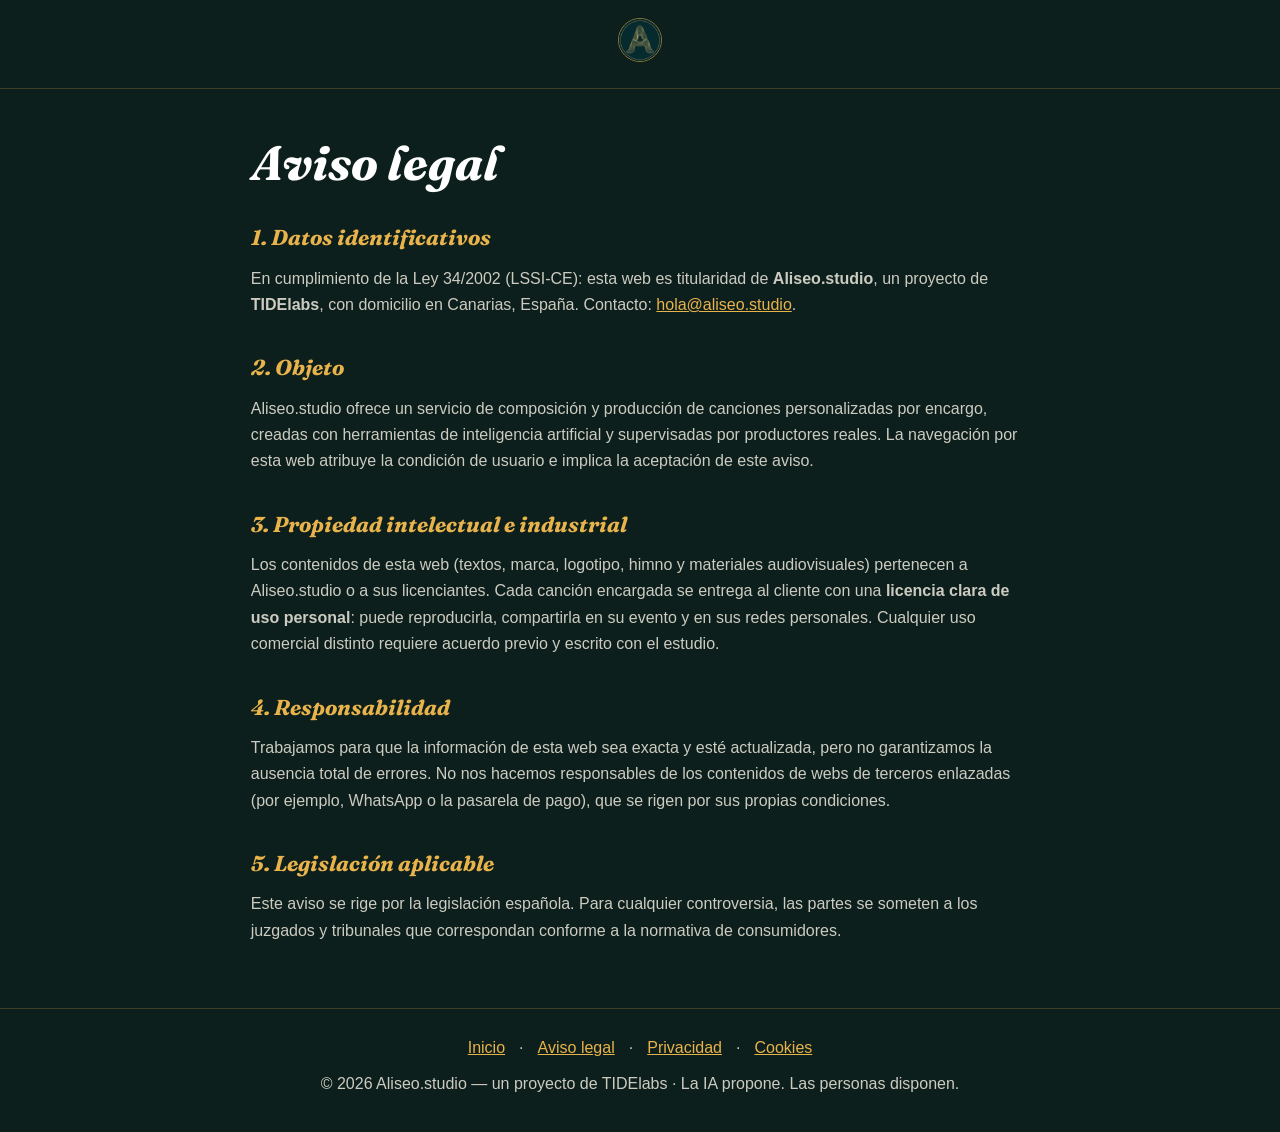
<file: aviso-legal.html>
<!DOCTYPE html>
<html lang="es">
<head>
<meta charset="UTF-8">
<meta name="viewport" content="width=device-width, initial-scale=1.0">
<title>Aviso legal — Aliseo.studio</title>
<meta name="description" content="Aviso legal de Aliseo.studio: titularidad, objeto, propiedad intelectual y legislación aplicable.">
<link rel="canonical" href="https://aliseo.studio/">
<meta property="og:title" content="Aviso legal — Aliseo.studio">
<meta property="og:description" content="Aviso legal de Aliseo.studio: titularidad, objeto, propiedad intelectual y legislación aplicable.">
<meta property="og:type" content="website">
<meta property="og:image" content="https://aliseo.studio/img-gen/hero.jpg">
<meta name="theme-color" content="#0D1F1C">
<link rel="icon" type="image/png" href="brand/favicon.png">
<link rel="stylesheet" href="fonts.css">
<style>
*{margin:0;padding:0;box-sizing:border-box}
body{font-family:-apple-system,'Segoe UI',Roboto,Arial,sans-serif;background:#0D1F1C;color:#F7F1E5;line-height:1.65}
a{color:#E8B34B}
.top{padding:1.1rem 0;border-bottom:1px solid rgba(232,179,75,.22);text-align:center}
.top img{width:44px;height:44px;border-radius:50%;border:1.5px solid rgba(232,179,75,.6)}
.wrap{max-width:820px;margin:0 auto;padding:3rem 1.3rem 4rem}
h1{font-family:'Fraunces',Georgia,serif;font-style:italic;font-weight:600;font-size:clamp(2rem,5vw,3rem);line-height:1.08;margin-bottom:1.2rem;color:#fff}
h2{font-family:'Fraunces',Georgia,serif;font-size:1.35rem;color:#E8B34B;margin:2rem 0 .6rem}
p,li{color:rgba(247,241,229,.82);font-size:1rem}
ul{padding-left:1.3rem;margin:.4rem 0 1rem}
.btn{display:inline-block;background:linear-gradient(135deg,#E8B34B,#C98F2D);color:#0D1F1C;font-weight:800;text-decoration:none;border-radius:999px;padding:.85rem 1.7rem;margin-top:1.4rem}
.btn.ghost{background:transparent;color:#E8B34B;border:1.5px solid rgba(232,179,75,.55);margin-left:.6rem}
.foot{border-top:1px solid rgba(232,179,75,.22);padding:1.6rem 1.3rem 2.2rem;text-align:center;font-size:.88rem;color:rgba(247,241,229,.55)}
.foot a{margin:0 .6rem}
.big404{font-family:'Fraunces',Georgia,serif;font-style:italic;font-size:clamp(6rem,22vw,12rem);line-height:.9;color:transparent;-webkit-text-stroke:2px rgba(232,179,75,.65);text-align:center}
.centro{text-align:center}
</style>

</head>
<body>
<header class="top"><a href="index.html" aria-label="Aliseo.studio — inicio"><img src="brand/mark-web.jpg" alt="Aliseo.studio"></a></header>
<main class="wrap">

<h1>Aviso legal</h1>
<h2>1. Datos identificativos</h2>
<p>En cumplimiento de la Ley 34/2002 (LSSI-CE): esta web es titularidad de <b>Aliseo.studio</b>, un proyecto de <b>TIDElabs</b>, con domicilio en Canarias, España. Contacto: <a href="mailto:hola@aliseo.studio">hola@aliseo.studio</a>.</p>
<h2>2. Objeto</h2>
<p>Aliseo.studio ofrece un servicio de composición y producción de canciones personalizadas por encargo, creadas con herramientas de inteligencia artificial y supervisadas por productores reales. La navegación por esta web atribuye la condición de usuario e implica la aceptación de este aviso.</p>
<h2>3. Propiedad intelectual e industrial</h2>
<p>Los contenidos de esta web (textos, marca, logotipo, himno y materiales audiovisuales) pertenecen a Aliseo.studio o a sus licenciantes. Cada canción encargada se entrega al cliente con una <b>licencia clara de uso personal</b>: puede reproducirla, compartirla en su evento y en sus redes personales. Cualquier uso comercial distinto requiere acuerdo previo y escrito con el estudio.</p>
<h2>4. Responsabilidad</h2>
<p>Trabajamos para que la información de esta web sea exacta y esté actualizada, pero no garantizamos la ausencia total de errores. No nos hacemos responsables de los contenidos de webs de terceros enlazadas (por ejemplo, WhatsApp o la pasarela de pago), que se rigen por sus propias condiciones.</p>
<h2>5. Legislación aplicable</h2>
<p>Este aviso se rige por la legislación española. Para cualquier controversia, las partes se someten a los juzgados y tribunales que correspondan conforme a la normativa de consumidores.</p>

</main>
<footer class="foot">
  <p><a href="index.html">Inicio</a> · <a href="aviso-legal.html">Aviso legal</a> · <a href="privacidad.html">Privacidad</a> · <a href="cookies.html">Cookies</a></p>
  <p style="margin-top:.6rem">© 2026 Aliseo.studio — un proyecto de TIDElabs · La IA propone. Las personas disponen.</p>
</footer>
</body>
</html>
</file>
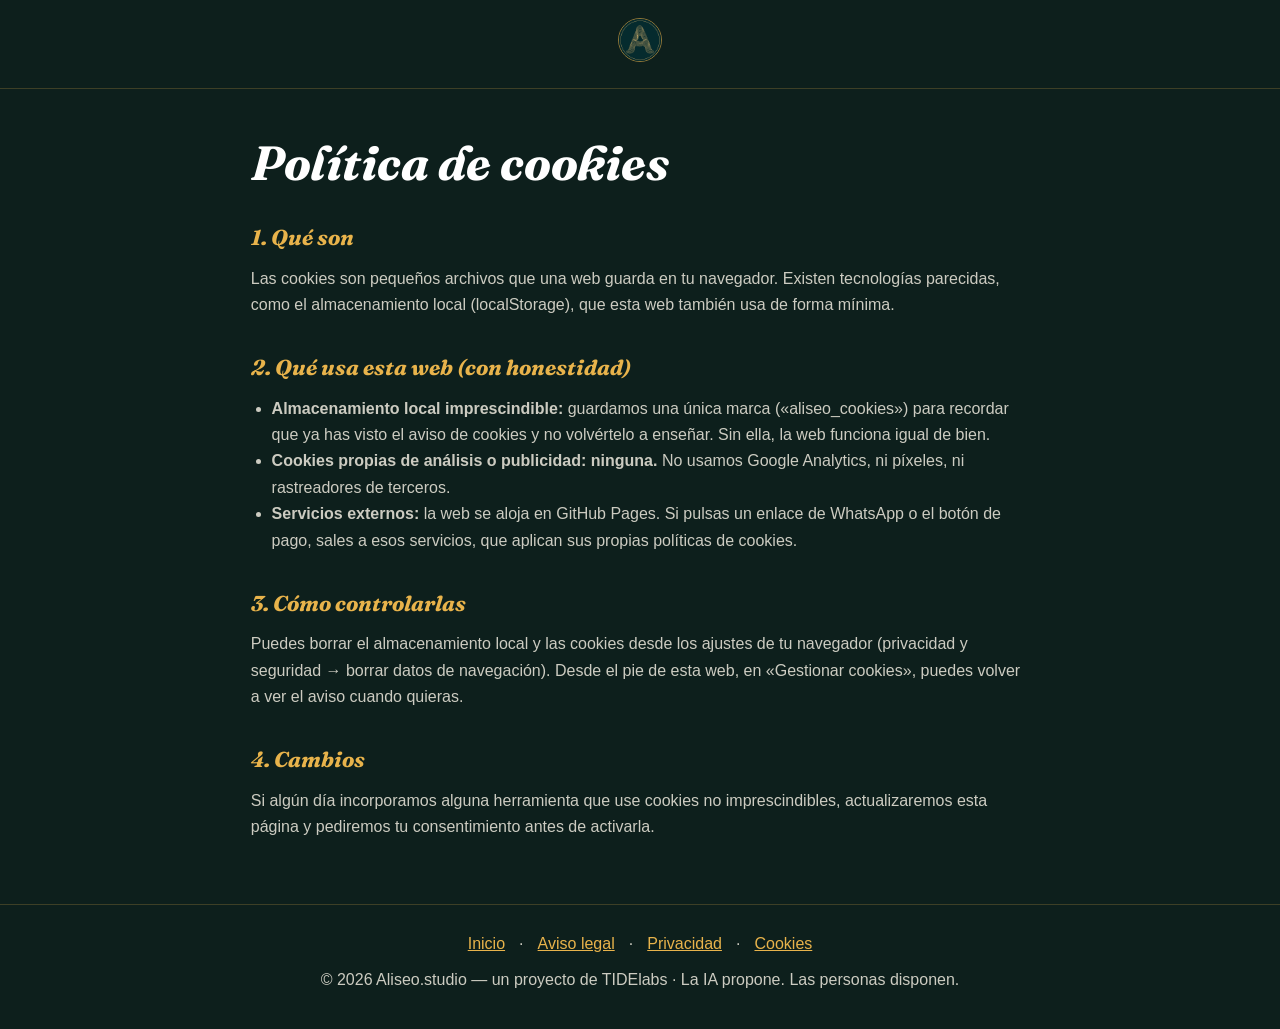
<file: cookies.html>
<!DOCTYPE html>
<html lang="es">
<head>
<meta charset="UTF-8">
<meta name="viewport" content="width=device-width, initial-scale=1.0">
<title>Política de cookies — Aliseo.studio</title>
<meta name="description" content="Qué cookies y almacenamiento usa Aliseo.studio: solo lo imprescindible, sin rastreadores.">
<link rel="canonical" href="https://aliseo.studio/">
<meta property="og:title" content="Política de cookies — Aliseo.studio">
<meta property="og:description" content="Qué cookies y almacenamiento usa Aliseo.studio: solo lo imprescindible, sin rastreadores.">
<meta property="og:type" content="website">
<meta property="og:image" content="https://aliseo.studio/img-gen/hero.jpg">
<meta name="theme-color" content="#0D1F1C">
<link rel="icon" type="image/png" href="brand/favicon.png">
<link rel="stylesheet" href="fonts.css">
<style>
*{margin:0;padding:0;box-sizing:border-box}
body{font-family:-apple-system,'Segoe UI',Roboto,Arial,sans-serif;background:#0D1F1C;color:#F7F1E5;line-height:1.65}
a{color:#E8B34B}
.top{padding:1.1rem 0;border-bottom:1px solid rgba(232,179,75,.22);text-align:center}
.top img{width:44px;height:44px;border-radius:50%;border:1.5px solid rgba(232,179,75,.6)}
.wrap{max-width:820px;margin:0 auto;padding:3rem 1.3rem 4rem}
h1{font-family:'Fraunces',Georgia,serif;font-style:italic;font-weight:600;font-size:clamp(2rem,5vw,3rem);line-height:1.08;margin-bottom:1.2rem;color:#fff}
h2{font-family:'Fraunces',Georgia,serif;font-size:1.35rem;color:#E8B34B;margin:2rem 0 .6rem}
p,li{color:rgba(247,241,229,.82);font-size:1rem}
ul{padding-left:1.3rem;margin:.4rem 0 1rem}
.btn{display:inline-block;background:linear-gradient(135deg,#E8B34B,#C98F2D);color:#0D1F1C;font-weight:800;text-decoration:none;border-radius:999px;padding:.85rem 1.7rem;margin-top:1.4rem}
.btn.ghost{background:transparent;color:#E8B34B;border:1.5px solid rgba(232,179,75,.55);margin-left:.6rem}
.foot{border-top:1px solid rgba(232,179,75,.22);padding:1.6rem 1.3rem 2.2rem;text-align:center;font-size:.88rem;color:rgba(247,241,229,.55)}
.foot a{margin:0 .6rem}
.big404{font-family:'Fraunces',Georgia,serif;font-style:italic;font-size:clamp(6rem,22vw,12rem);line-height:.9;color:transparent;-webkit-text-stroke:2px rgba(232,179,75,.65);text-align:center}
.centro{text-align:center}
</style>

</head>
<body>
<header class="top"><a href="index.html" aria-label="Aliseo.studio — inicio"><img src="brand/mark-web.jpg" alt="Aliseo.studio"></a></header>
<main class="wrap">

<h1>Política de cookies</h1>
<h2>1. Qué son</h2>
<p>Las cookies son pequeños archivos que una web guarda en tu navegador. Existen tecnologías parecidas, como el almacenamiento local (localStorage), que esta web también usa de forma mínima.</p>
<h2>2. Qué usa esta web (con honestidad)</h2>
<ul>
<li><b>Almacenamiento local imprescindible:</b> guardamos una única marca («aliseo_cookies») para recordar que ya has visto el aviso de cookies y no volvértelo a enseñar. Sin ella, la web funciona igual de bien.</li>
<li><b>Cookies propias de análisis o publicidad: ninguna.</b> No usamos Google Analytics, ni píxeles, ni rastreadores de terceros.</li>
<li><b>Servicios externos:</b> la web se aloja en GitHub Pages. Si pulsas un enlace de WhatsApp o el botón de pago, sales a esos servicios, que aplican sus propias políticas de cookies.</li>
</ul>
<h2>3. Cómo controlarlas</h2>
<p>Puedes borrar el almacenamiento local y las cookies desde los ajustes de tu navegador (privacidad y seguridad → borrar datos de navegación). Desde el pie de esta web, en «Gestionar cookies», puedes volver a ver el aviso cuando quieras.</p>
<h2>4. Cambios</h2>
<p>Si algún día incorporamos alguna herramienta que use cookies no imprescindibles, actualizaremos esta página y pediremos tu consentimiento antes de activarla.</p>

</main>
<footer class="foot">
  <p><a href="index.html">Inicio</a> · <a href="aviso-legal.html">Aviso legal</a> · <a href="privacidad.html">Privacidad</a> · <a href="cookies.html">Cookies</a></p>
  <p style="margin-top:.6rem">© 2026 Aliseo.studio — un proyecto de TIDElabs · La IA propone. Las personas disponen.</p>
</footer>
</body>
</html>
</file>
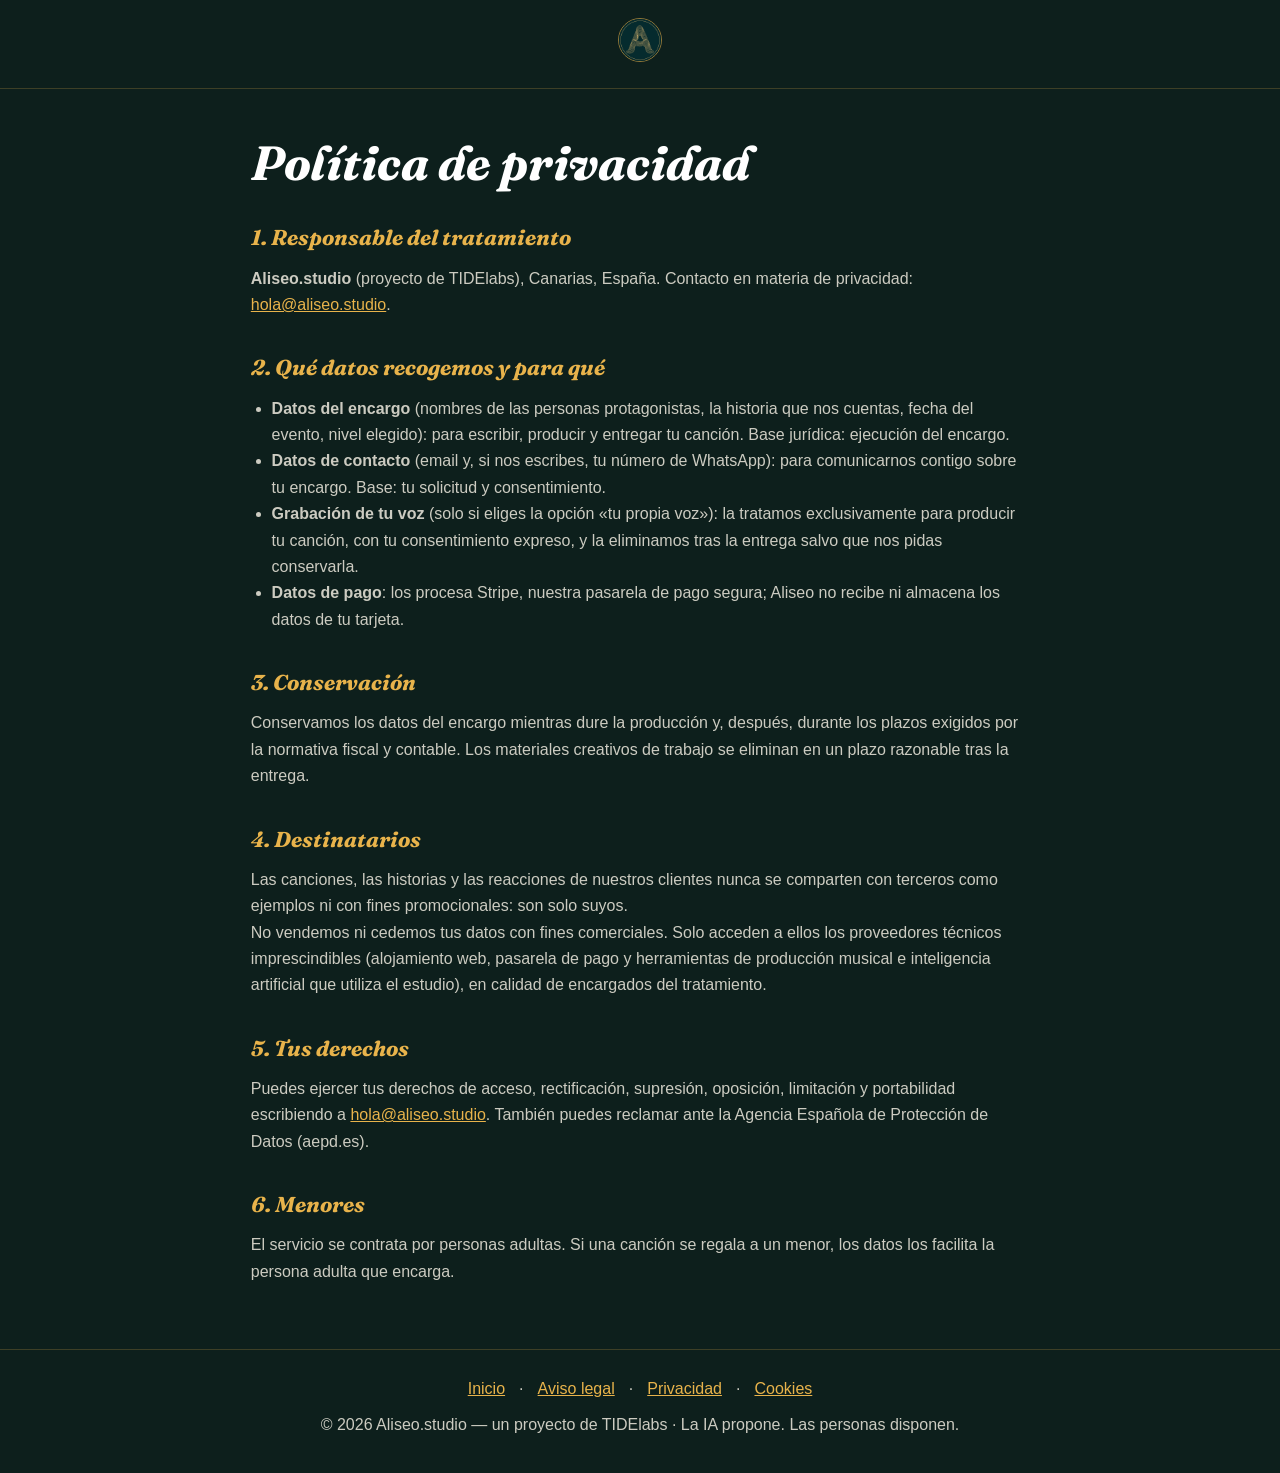
<file: privacidad.html>
<!DOCTYPE html>
<html lang="es">
<head>
<meta charset="UTF-8">
<meta name="viewport" content="width=device-width, initial-scale=1.0">
<title>Privacidad — Aliseo.studio</title>
<meta name="description" content="Política de privacidad de Aliseo.studio: qué datos recogemos, para qué, y tus derechos.">
<link rel="canonical" href="https://aliseo.studio/">
<meta property="og:title" content="Privacidad — Aliseo.studio">
<meta property="og:description" content="Política de privacidad de Aliseo.studio: qué datos recogemos, para qué, y tus derechos.">
<meta property="og:type" content="website">
<meta property="og:image" content="https://aliseo.studio/img-gen/hero.jpg">
<meta name="theme-color" content="#0D1F1C">
<link rel="icon" type="image/png" href="brand/favicon.png">
<link rel="stylesheet" href="fonts.css">
<style>
*{margin:0;padding:0;box-sizing:border-box}
body{font-family:-apple-system,'Segoe UI',Roboto,Arial,sans-serif;background:#0D1F1C;color:#F7F1E5;line-height:1.65}
a{color:#E8B34B}
.top{padding:1.1rem 0;border-bottom:1px solid rgba(232,179,75,.22);text-align:center}
.top img{width:44px;height:44px;border-radius:50%;border:1.5px solid rgba(232,179,75,.6)}
.wrap{max-width:820px;margin:0 auto;padding:3rem 1.3rem 4rem}
h1{font-family:'Fraunces',Georgia,serif;font-style:italic;font-weight:600;font-size:clamp(2rem,5vw,3rem);line-height:1.08;margin-bottom:1.2rem;color:#fff}
h2{font-family:'Fraunces',Georgia,serif;font-size:1.35rem;color:#E8B34B;margin:2rem 0 .6rem}
p,li{color:rgba(247,241,229,.82);font-size:1rem}
ul{padding-left:1.3rem;margin:.4rem 0 1rem}
.btn{display:inline-block;background:linear-gradient(135deg,#E8B34B,#C98F2D);color:#0D1F1C;font-weight:800;text-decoration:none;border-radius:999px;padding:.85rem 1.7rem;margin-top:1.4rem}
.btn.ghost{background:transparent;color:#E8B34B;border:1.5px solid rgba(232,179,75,.55);margin-left:.6rem}
.foot{border-top:1px solid rgba(232,179,75,.22);padding:1.6rem 1.3rem 2.2rem;text-align:center;font-size:.88rem;color:rgba(247,241,229,.55)}
.foot a{margin:0 .6rem}
.big404{font-family:'Fraunces',Georgia,serif;font-style:italic;font-size:clamp(6rem,22vw,12rem);line-height:.9;color:transparent;-webkit-text-stroke:2px rgba(232,179,75,.65);text-align:center}
.centro{text-align:center}
</style>

</head>
<body>
<header class="top"><a href="index.html" aria-label="Aliseo.studio — inicio"><img src="brand/mark-web.jpg" alt="Aliseo.studio"></a></header>
<main class="wrap">

<h1>Política de privacidad</h1>
<h2>1. Responsable del tratamiento</h2>
<p><b>Aliseo.studio</b> (proyecto de TIDElabs), Canarias, España. Contacto en materia de privacidad: <a href="mailto:hola@aliseo.studio">hola@aliseo.studio</a>.</p>
<h2>2. Qué datos recogemos y para qué</h2>
<ul>
<li><b>Datos del encargo</b> (nombres de las personas protagonistas, la historia que nos cuentas, fecha del evento, nivel elegido): para escribir, producir y entregar tu canción. Base jurídica: ejecución del encargo.</li>
<li><b>Datos de contacto</b> (email y, si nos escribes, tu número de WhatsApp): para comunicarnos contigo sobre tu encargo. Base: tu solicitud y consentimiento.</li>
<li><b>Grabación de tu voz</b> (solo si eliges la opción «tu propia voz»): la tratamos exclusivamente para producir tu canción, con tu consentimiento expreso, y la eliminamos tras la entrega salvo que nos pidas conservarla.</li>
<li><b>Datos de pago</b>: los procesa Stripe, nuestra pasarela de pago segura; Aliseo no recibe ni almacena los datos de tu tarjeta.</li>
</ul>
<h2>3. Conservación</h2>
<p>Conservamos los datos del encargo mientras dure la producción y, después, durante los plazos exigidos por la normativa fiscal y contable. Los materiales creativos de trabajo se eliminan en un plazo razonable tras la entrega.</p>
<h2>4. Destinatarios</h2>
<p>Las canciones, las historias y las reacciones de nuestros clientes nunca se comparten con terceros como ejemplos ni con fines promocionales: son solo suyos.</p>
<p>No vendemos ni cedemos tus datos con fines comerciales. Solo acceden a ellos los proveedores técnicos imprescindibles (alojamiento web, pasarela de pago y herramientas de producción musical e inteligencia artificial que utiliza el estudio), en calidad de encargados del tratamiento.</p>
<h2>5. Tus derechos</h2>
<p>Puedes ejercer tus derechos de acceso, rectificación, supresión, oposición, limitación y portabilidad escribiendo a <a href="mailto:hola@aliseo.studio">hola@aliseo.studio</a>. También puedes reclamar ante la Agencia Española de Protección de Datos (aepd.es).</p>
<h2>6. Menores</h2>
<p>El servicio se contrata por personas adultas. Si una canción se regala a un menor, los datos los facilita la persona adulta que encarga.</p>

</main>
<footer class="foot">
  <p><a href="index.html">Inicio</a> · <a href="aviso-legal.html">Aviso legal</a> · <a href="privacidad.html">Privacidad</a> · <a href="cookies.html">Cookies</a></p>
  <p style="margin-top:.6rem">© 2026 Aliseo.studio — un proyecto de TIDElabs · La IA propone. Las personas disponen.</p>
</footer>
</body>
</html>
</file>
<file: fonts.css>
@font-face{font-family:'Fraunces';font-style:italic;font-weight:700;font-display:swap;src:url([data-uri]) format('woff2');}
@font-face{font-family:'Great Vibes';src:url([data-uri]) format('woff2');font-weight:400;font-display:swap}
</file>
